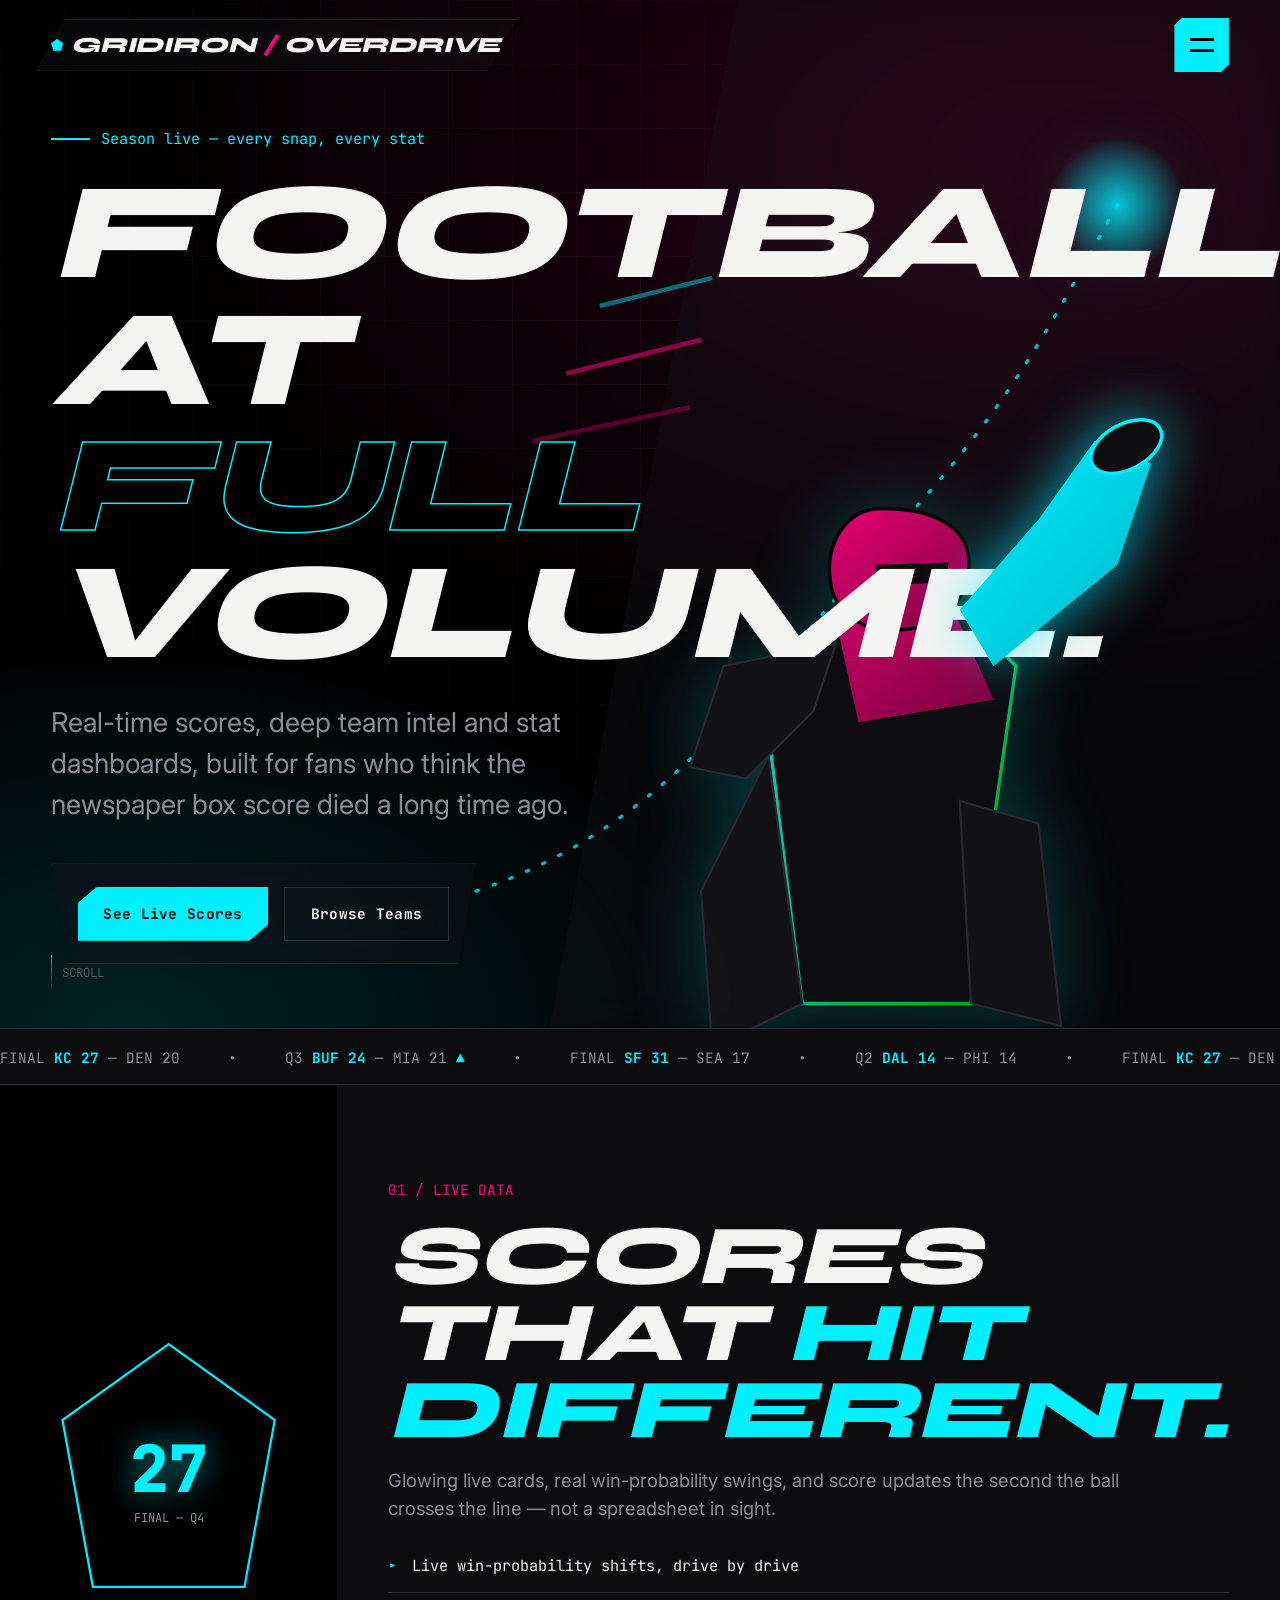
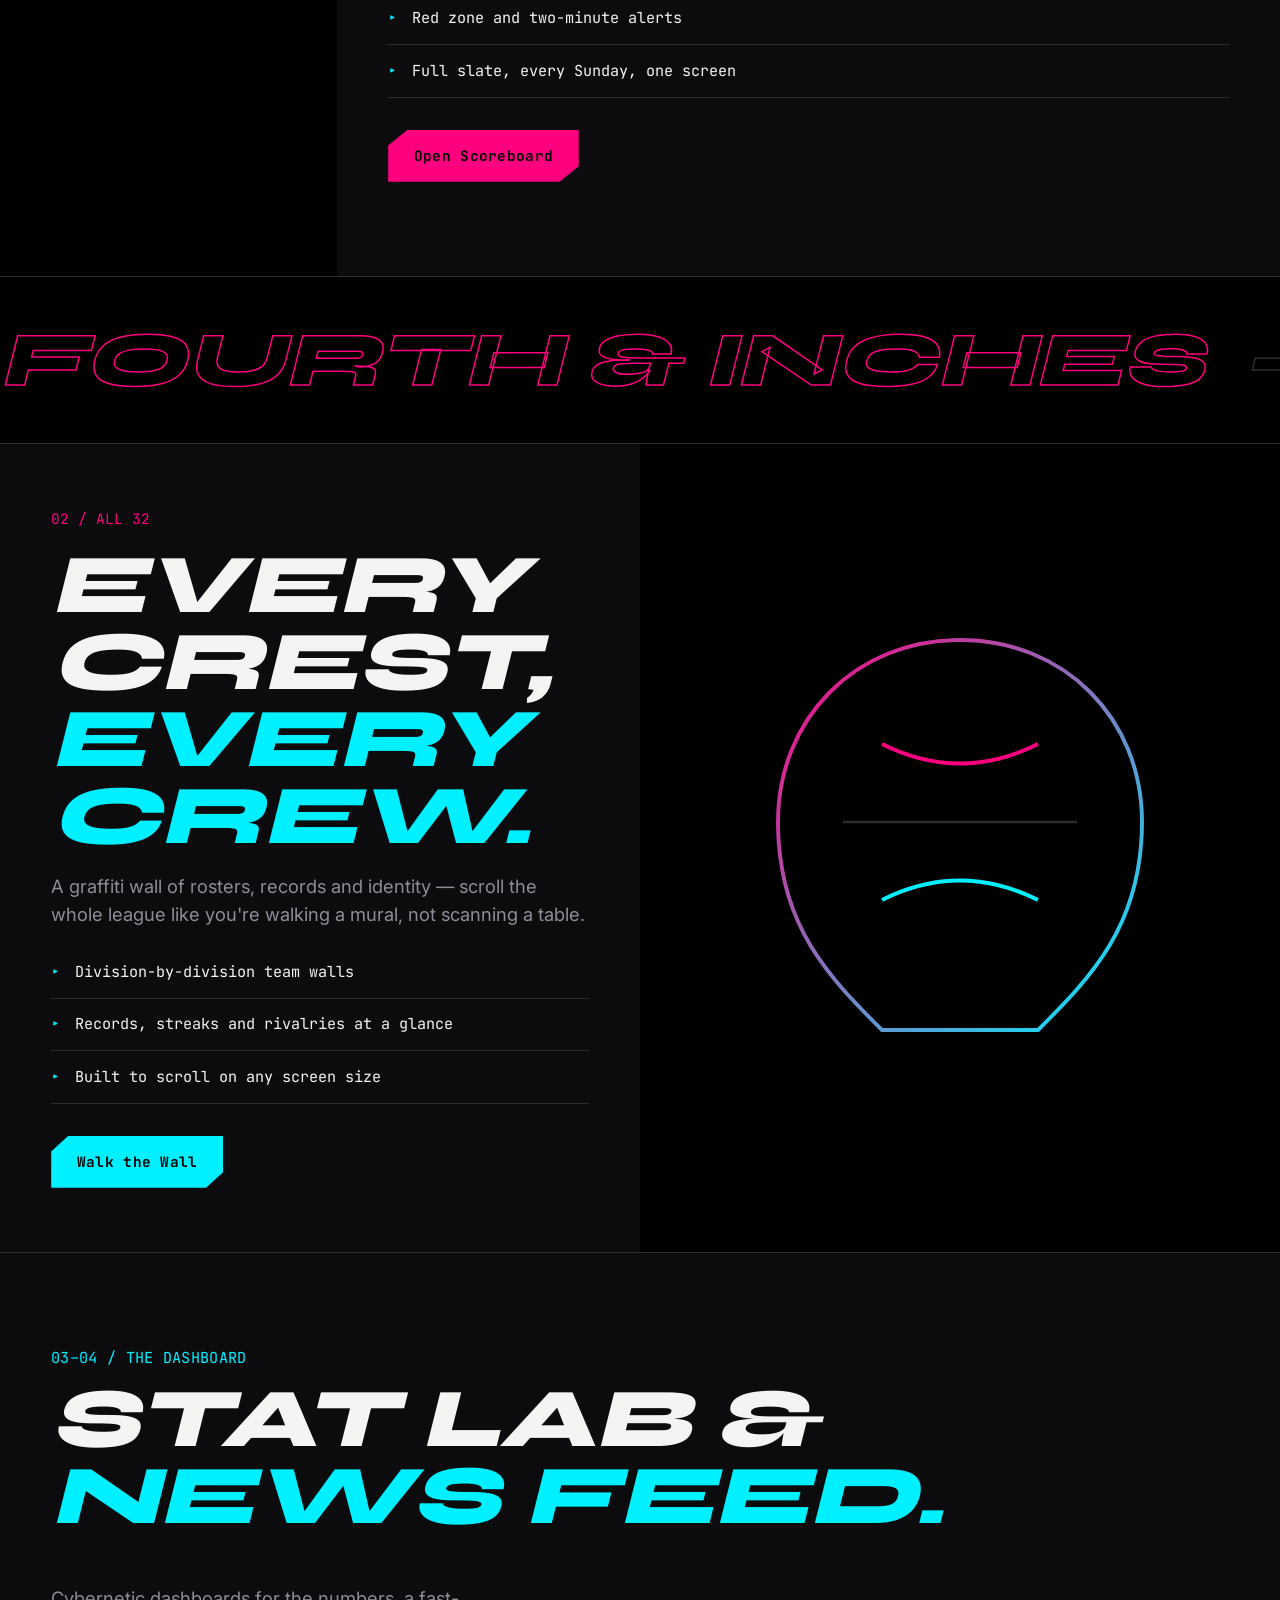
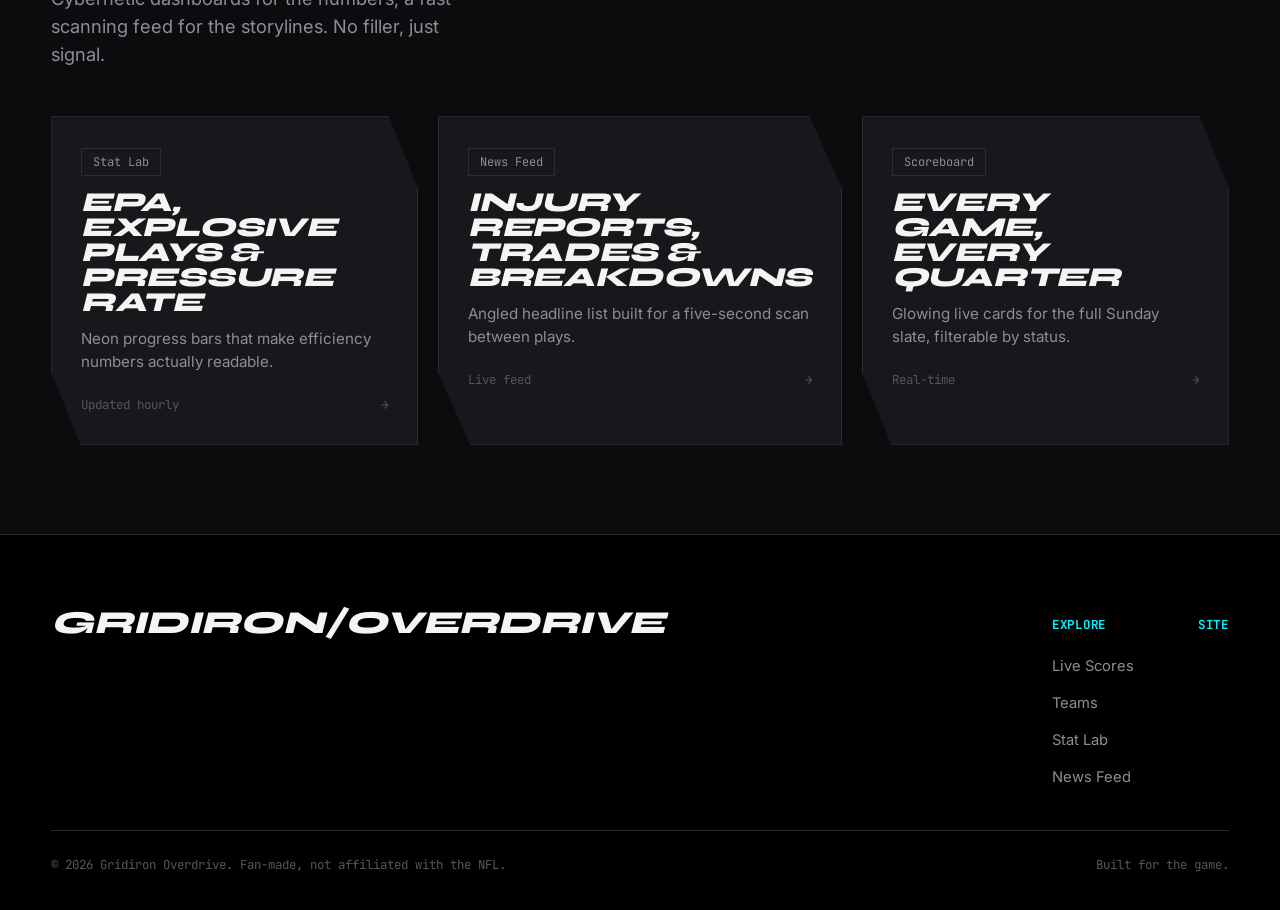
<file: index.html>
<!DOCTYPE html>
<html lang="en">
<head>
<meta charset="UTF-8">
<meta name="viewport" content="width=device-width, initial-scale=1.0">
<title>Gridiron Overdrive — Football, Turned Up</title>
<meta name="description" content="Gridiron Overdrive is the neon-lit, high-voltage home for NFL scores, teams, stats and news. No boring boxscores — just the game at full volume.">
<link rel="preconnect" href="https://fonts.googleapis.com">
<link rel="stylesheet" href="assets/css/style.css">
</head>
<body>
<a class="skip-link" href="#main">Skip to content</a>

<!-- ============ FLOATING DIAGONAL NAV ============ -->
<header class="gnav">
  <a href="index.html" class="gnav__mark"><span class="dot"></span>GRIDIRON<span style="color:var(--pink)">/</span>OVERDRIVE</a>
  <button class="gnav__toggle" data-nav-toggle aria-expanded="false" aria-controls="site-nav" aria-label="Open menu">
    <span></span><span></span>
  </button>
</header>

<nav class="gnav__panel" id="site-nav" data-nav-panel aria-label="Primary">
  <ul class="gnav__list">
    <li><a href="index.html" aria-current="page"><span class="idx">00</span>Home</a></li>
    <li><a href="scores.html"><span class="idx">01</span>Live Scores</a></li>
    <li><a href="teams.html"><span class="idx">02</span>Teams</a></li>
    <li><a href="stats.html"><span class="idx">03</span>Stat Lab</a></li>
    <li><a href="news.html"><span class="idx">04</span>News Feed</a></li>
  </ul>
  <div class="gnav__foot">
  </div>
</nav>

<main id="main">

  <!-- ============ HERO ============ -->
  <section class="hero">
    <div class="hero__bg" aria-hidden="true"></div>
    <div class="hero__grid" aria-hidden="true"></div>
    <div class="hero__slab" aria-hidden="true"></div>

    <svg class="hero__illustration" data-parallax="0.08" viewBox="0 0 800 900" aria-hidden="true">
      <defs>
        <linearGradient id="qbGrad" x1="0%" y1="0%" x2="100%" y2="100%">
          <stop offset="0%" stop-color="#00f0ff"/>
          <stop offset="100%" stop-color="#00b30c"/>
        </linearGradient>
        <linearGradient id="qbGrad2" x1="0%" y1="0%" x2="100%" y2="100%">
          <stop offset="0%" stop-color="#ff007f"/>
          <stop offset="100%" stop-color="#8f0047"/>
        </linearGradient>
        <radialGradient id="glowBall" cx="50%" cy="50%" r="50%">
          <stop offset="0%" stop-color="#00f0ff" stop-opacity="0.9"/>
          <stop offset="100%" stop-color="#00f0ff" stop-opacity="0"/>
        </radialGradient>
      </defs>

      <!-- trailing throw line -->
      <path d="M40,760 C220,700 300,560 430,420 C520,320 560,240 610,150" fill="none" stroke="#00f0ff" stroke-width="3" stroke-dasharray="2 14" stroke-linecap="round" opacity="0.85"/>
      <circle cx="610" cy="150" r="60" fill="url(#glowBall)"/>

      <!-- low-poly athlete: torso -->
      <polygon points="330,860 300,620 360,520 460,500 520,560 500,700 480,860" fill="#0f0f13" stroke="url(#qbGrad)" stroke-width="3"/>
      <!-- chest plate -->
      <polygon points="360,520 460,500 500,590 380,610" fill="url(#qbGrad2)" opacity="0.9"/>
      <!-- back leg (planted) -->
      <polygon points="330,860 250,900 240,760 300,640" fill="#151519" stroke="#2c2c33" stroke-width="2"/>
      <!-- front leg (striding) -->
      <polygon points="480,860 560,880 540,700 470,680" fill="#151519" stroke="#2c2c33" stroke-width="2"/>
      <!-- throwing arm -->
      <polygon points="500,560 610,470 640,380 590,360 540,430 470,510" fill="url(#qbGrad)"/>
      <!-- ball -->
      <ellipse cx="618" cy="365" rx="34" ry="20" fill="#0d0d10" stroke="#00f0ff" stroke-width="3" transform="rotate(-28 618 365)"/>
      <!-- off arm -->
      <polygon points="360,540 260,560 230,650 280,660 340,600" fill="#151519" stroke="#2c2c33" stroke-width="2"/>
      <!-- helmet -->
      <path d="M400,420 C370,420 350,450 355,485 C358,510 380,530 415,528 C455,526 480,500 478,465 C476,435 445,420 400,420 Z" fill="url(#qbGrad2)" stroke="#000" stroke-width="3"/>
      <polygon points="395,470 460,468 458,486 397,488" fill="#0d0d10"/>

      <!-- speed slashes -->
      <line x1="120" y1="300" x2="240" y2="270" stroke="#ff007f" stroke-width="4" opacity="0.6"/>
      <line x1="90" y1="360" x2="230" y2="330" stroke="#ff007f" stroke-width="4" opacity="0.35"/>
      <line x1="150" y1="240" x2="250" y2="215" stroke="#00f0ff" stroke-width="4" opacity="0.5"/>
    </svg>

    <div class="hero__content">
      <p class="hero__kicker">Season live — every snap, every stat</p>
      <h1 class="hero__title">Football at<br><em>full</em> volume.</h1>
      <p class="hero__sub">Real-time scores, deep team intel and stat dashboards, built for fans who think the newspaper box score died a long time ago.</p>
      <div class="hero__cta glass">
        <a class="btn" href="scores.html">See Live Scores</a>
        <a class="btn btn--ghost" href="teams.html">Browse Teams</a>
      </div>
    </div>

    <!-- duplicate fragment of the throwing arm + ball, redrawn at the same
         coordinates as the full figure above but stacked in front of the
         headline — the arm visually "breaks" across the type -->
    <svg class="hero__illustration-front" viewBox="0 0 800 900" aria-hidden="true">
      <defs>
        <linearGradient id="qbGradFront" x1="0%" y1="0%" x2="100%" y2="100%">
          <stop offset="0%" stop-color="#00f0ff"/>
          <stop offset="100%" stop-color="#00b7c9"/>
        </linearGradient>
      </defs>
      <polygon points="500,560 610,470 640,380 590,360 540,430 470,510" fill="url(#qbGradFront)"/>
      <ellipse cx="618" cy="365" rx="34" ry="20" fill="#0d0d10" stroke="#00f0ff" stroke-width="3" transform="rotate(-28 618 365)"/>
    </svg>

    <div class="hero__scroll" aria-hidden="true"><span class="bar"></span>SCROLL</div>
  </section>

  <!-- ============ TICKER ============ -->
  <div class="ticker" aria-label="Latest score updates">
    <div class="ticker__track">
      <span>FINAL <b>KC 27</b> — DEN 20</span>
      <span class="mono">•</span>
      <span>Q3 <b>BUF 24</b> — MIA 21 <span class="up">▲</span></span>
      <span class="mono">•</span>
      <span>FINAL <b>SF 31</b> — SEA 17</span>
      <span class="mono">•</span>
      <span>Q2 <b>DAL 14</b> — PHI 14</span>
      <span class="mono">•</span>
      <span>FINAL <b>KC 27</b> — DEN 20</span>
      <span class="mono">•</span>
      <span>Q3 <b>BUF 24</b> — MIA 21 <span class="up">▲</span></span>
      <span class="mono">•</span>
      <span>FINAL <b>SF 31</b> — SEA 17</span>
      <span class="mono">•</span>
      <span>Q2 <b>DAL 14</b> — PHI 14</span>
    </div>
  </div>

  <!-- ============ SPLIT 1 — SCORES ============ -->
  <section class="split">
    <div class="split__art">
      <svg viewBox="0 0 400 400" data-parallax="0.12" aria-hidden="true">
        <defs>
          <linearGradient id="s1" x1="0" y1="0" x2="1" y2="1">
            <stop offset="0%" stop-color="#00f0ff"/><stop offset="100%" stop-color="#00e5ff"/>
          </linearGradient>
        </defs>
        <polygon points="200,20 340,120 300,340 100,340 60,120" fill="none" stroke="url(#s1)" stroke-width="3"/>
        <text x="200" y="215" text-anchor="middle" font-family="JetBrains Mono, monospace" font-size="86" font-weight="800" fill="#00f0ff" style="text-shadow:0 0 30px rgba(0,240,255,.6)">27</text>
        <text x="200" y="255" text-anchor="middle" font-family="JetBrains Mono, monospace" font-size="16" fill="#8d8d97">FINAL — Q4</text>
      </svg>
    </div>
    <div class="split__text" data-parallax="0.05">
      <span class="split__num">01 / LIVE DATA</span>
      <h2 class="split__title">Scores that <span class="accent">hit different.</span></h2>
      <p>Glowing live cards, real win-probability swings, and score updates the second the ball crosses the line — not a spreadsheet in sight.</p>
      <ul class="split__list">
        <li>Live win-probability shifts, drive by drive</li>
        <li>Red zone and two-minute alerts</li>
        <li>Full slate, every Sunday, one screen</li>
      </ul>
      <div style="margin-top:2rem;"><a class="btn btn--pink" href="scores.html">Open Scoreboard</a></div>
    </div>
  </section>

  <!-- ============ MARQUEE ============ -->
  <div class="marquee" aria-hidden="true">
    <div class="marquee__track">
      <span>FOURTH &amp; INCHES</span><span>—</span><span>RED ZONE</span><span>—</span><span>OVERTIME</span><span>—</span>
      <span>FOURTH &amp; INCHES</span><span>—</span><span>RED ZONE</span><span>—</span><span>OVERTIME</span><span>—</span>
    </div>
  </div>

  <!-- ============ SPLIT 2 — TEAMS (reversed) ============ -->
  <section class="split split--reverse">
    <div class="split__art">
      <svg viewBox="0 0 400 400" data-parallax="0.12" aria-hidden="true">
        <defs>
          <linearGradient id="s2" x1="0" y1="0" x2="1" y2="1">
            <stop offset="0%" stop-color="#ff007f"/><stop offset="100%" stop-color="#00f0ff"/>
          </linearGradient>
        </defs>
        <path d="M200,40 C280,40 340,100 340,180 C340,260 300,300 260,340 L140,340 C100,300 60,260 60,180 C60,100 120,40 200,40 Z" fill="none" stroke="url(#s2)" stroke-width="3"/>
        <path d="M110,180 L290,180" stroke="#2c2c33" stroke-width="2"/>
        <path d="M140,120 Q200,150 260,120" stroke="#ff007f" stroke-width="3" fill="none"/>
        <path d="M140,240 Q200,210 260,240" stroke="#00f0ff" stroke-width="3" fill="none"/>
      </svg>
    </div>
    <div class="split__text" data-parallax="0.05">
      <span class="split__num">02 / ALL 32</span>
      <h2 class="split__title">Every crest, <span class="accent">every crew.</span></h2>
      <p>A graffiti wall of rosters, records and identity — scroll the whole league like you're walking a mural, not scanning a table.</p>
      <ul class="split__list">
        <li>Division-by-division team walls</li>
        <li>Records, streaks and rivalries at a glance</li>
        <li>Built to scroll on any screen size</li>
      </ul>
      <div style="margin-top:2rem;"><a class="btn" href="teams.html">Walk the Wall</a></div>
    </div>
  </section>

  <!-- ============ PREVIEW GRID — STATS / NEWS ============ -->
  <section class="section section--charcoal">
    <div class="section-head" data-reveal>
      <div>
        <span class="eyebrow">03–04 / THE DASHBOARD</span>
        <h2 class="split__title" style="margin-top:.6rem;">Stat Lab &amp; <span class="accent">News Feed.</span></h2>
      </div>
      <p style="max-width:26rem;">Cybernetic dashboards for the numbers, a fast-scanning feed for the storylines. No filler, just signal.</p>
    </div>

    <div class="grid grid--3" data-reveal>
      <a class="card" href="stats.html">
        <span class="tag">Stat Lab</span>
        <h3 style="margin-top:1rem;">EPA, explosive plays &amp; pressure rate</h3>
        <p>Neon progress bars that make efficiency numbers actually readable.</p>
        <div class="card__meta"><span>Updated hourly</span><span>→</span></div>
      </a>
      <a class="card" href="news.html">
        <span class="tag">News Feed</span>
        <h3 style="margin-top:1rem;">Injury reports, trades &amp; breakdowns</h3>
        <p>Angled headline list built for a five-second scan between plays.</p>
        <div class="card__meta"><span>Live feed</span><span>→</span></div>
      </a>
      <a class="card" href="scores.html">
        <span class="tag">Scoreboard</span>
        <h3 style="margin-top:1rem;">Every game, every quarter</h3>
        <p>Glowing live cards for the full Sunday slate, filterable by status.</p>
        <div class="card__meta"><span>Real-time</span><span>→</span></div>
      </a>
    </div>
  </section>

</main>

<!-- ============ FOOTER ============ -->
<footer class="gfoot">
  <div class="gfoot__top">
    <span class="gfoot__mark">GRIDIRON/OVERDRIVE</span>
    <div class="gfoot__cols">
      <div class="gfoot__col">
        <h4>Explore</h4>
        <ul>
          <li><a href="scores.html">Live Scores</a></li>
          <li><a href="teams.html">Teams</a></li>
          <li><a href="stats.html">Stat Lab</a></li>
          <li><a href="news.html">News Feed</a></li>
        </ul>
      </div>
      <div class="gfoot__col">
        <h4>Site</h4>
        <ul>
        </ul>
      </div>
    </div>
  </div>
  <div class="gfoot__bottom">
    <span>© 2026 Gridiron Overdrive. Fan-made, not affiliated with the NFL.</span>
    <span>Built for the game.</span>
  </div>
</footer>

<script src="assets/main/main.js"></script>
</body>
</html>
</file>
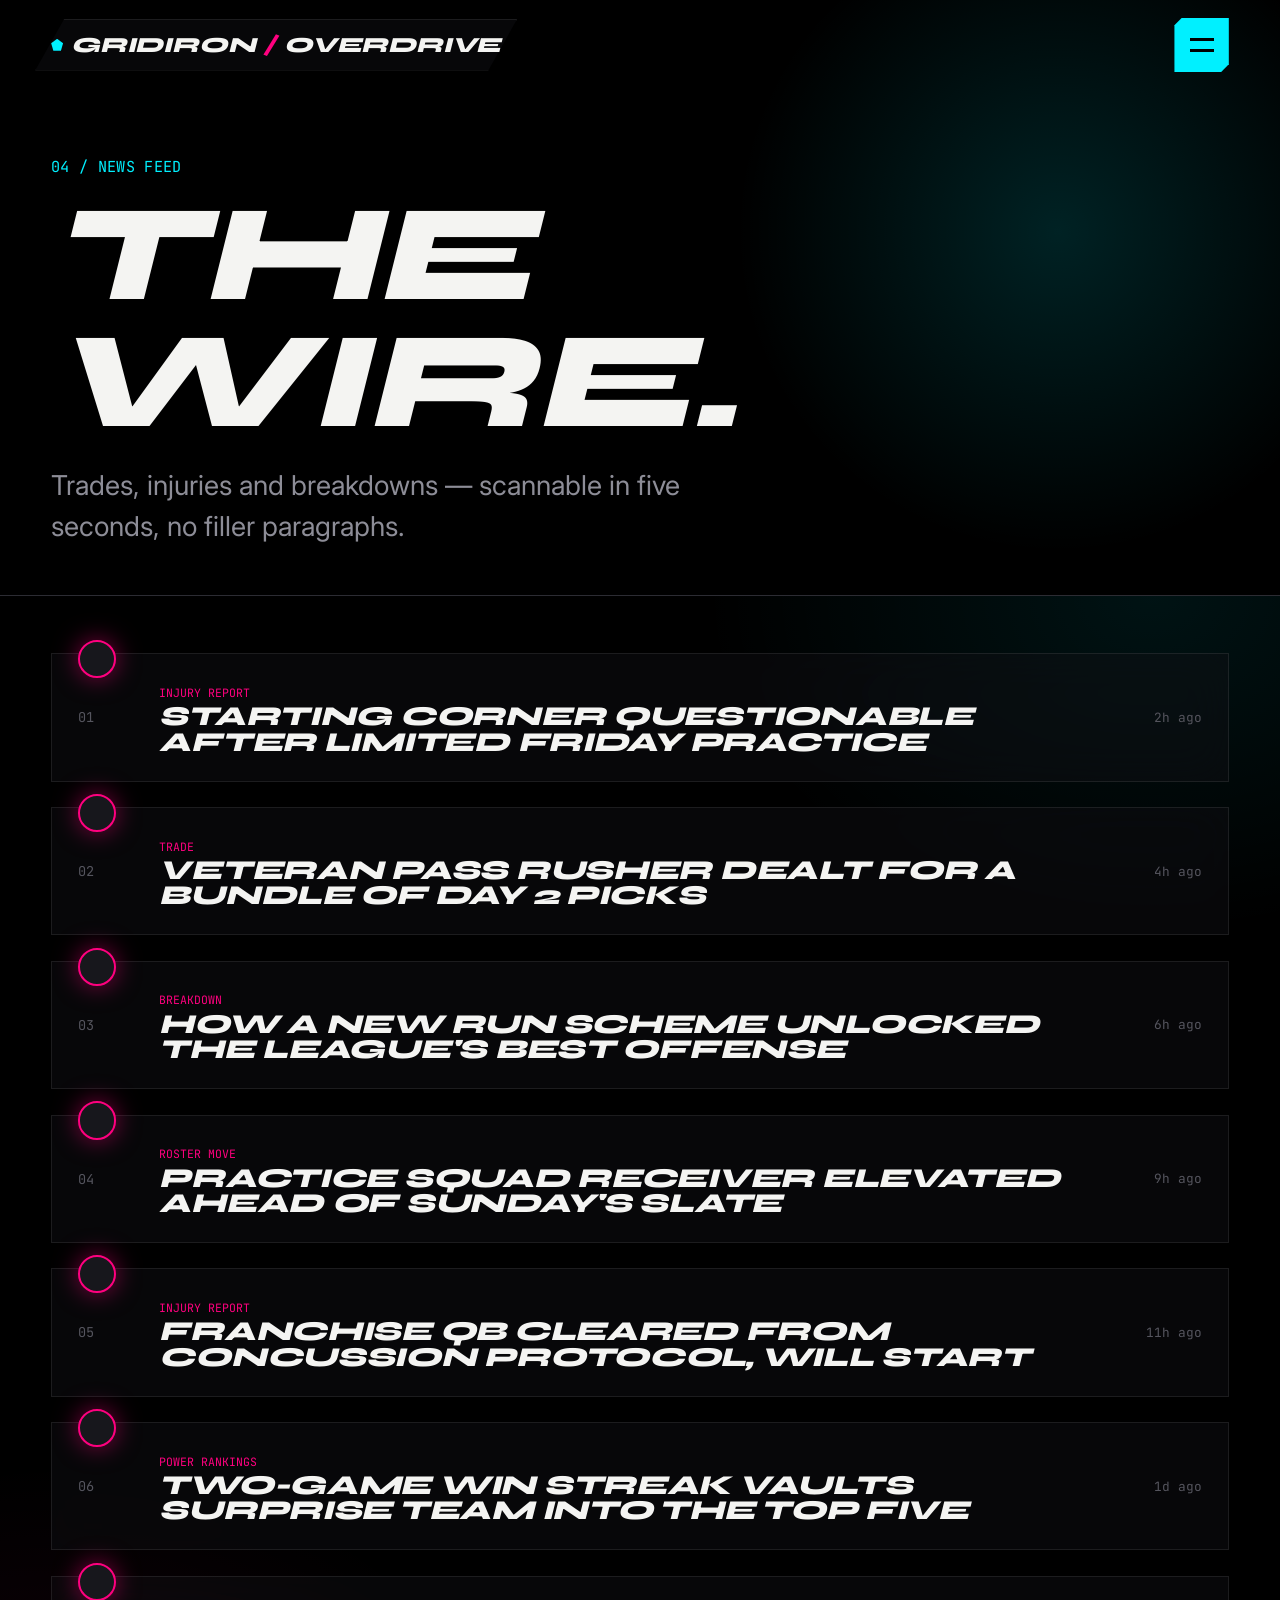
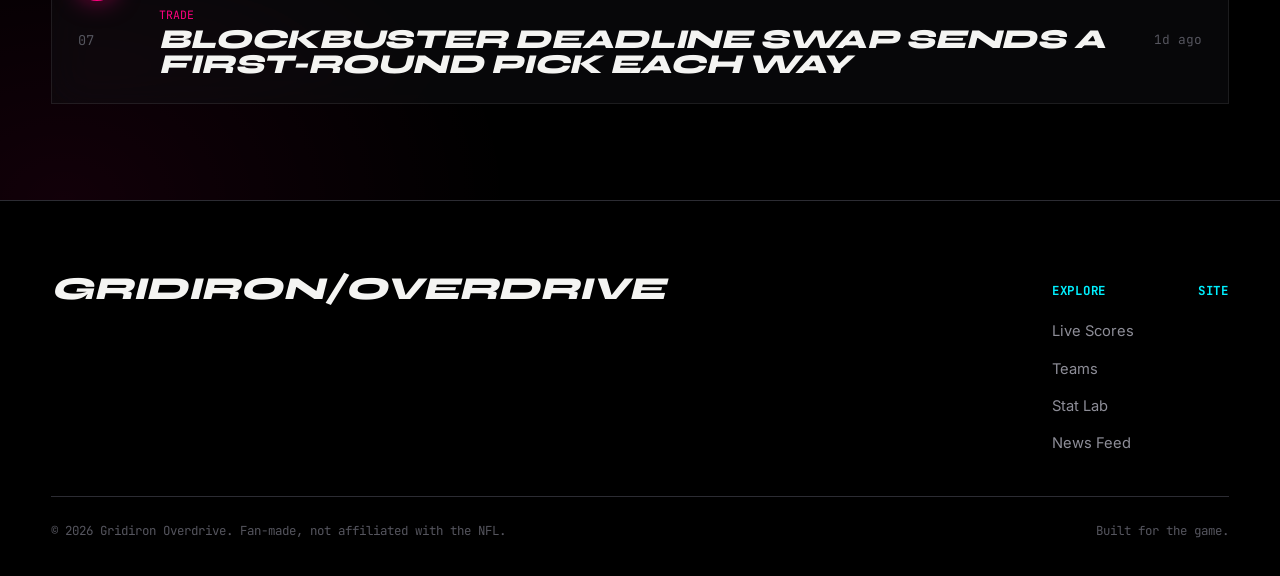
<file: news.html>
<!DOCTYPE html>
<html lang="en">
<head>
<meta charset="UTF-8">
<meta name="viewport" content="width=device-width, initial-scale=1.0">
<title>News Feed — Gridiron Overdrive</title>
<meta name="description" content="Injury reports, trades and breakdowns in a fast-scanning angled feed.">
<link rel="stylesheet" href="assets/css/style.css">
</head>
<body>
<a class="skip-link" href="#main">Skip to content</a>

<header class="gnav">
  <a href="index.html" class="gnav__mark"><span class="dot"></span>GRIDIRON<span style="color:var(--pink)">/</span>OVERDRIVE</a>
  <button class="gnav__toggle" data-nav-toggle aria-expanded="false" aria-controls="site-nav" aria-label="Open menu">
    <span></span><span></span>
  </button>
</header>

<nav class="gnav__panel" id="site-nav" data-nav-panel aria-label="Primary">
  <ul class="gnav__list">
    <li><a href="index.html"><span class="idx">00</span>Home</a></li>
    <li><a href="scores.html"><span class="idx">01</span>Live Scores</a></li>
    <li><a href="teams.html"><span class="idx">02</span>Teams</a></li>
    <li><a href="stats.html"><span class="idx">03</span>Stat Lab</a></li>
    <li><a href="news.html" aria-current="page"><span class="idx">04</span>News Feed</a></li>
  </ul>
  <div class="gnav__foot">
  </div>
</nav>

<main id="main">
  <section class="pagehero">
    <span class="eyebrow pagehero__eyebrow">04 / NEWS FEED</span>
    <h1 class="pagehero__title">The Wire.</h1>
    <p class="pagehero__sub">Trades, injuries and breakdowns — scannable in five seconds, no filler paragraphs.</p>
  </section>

  <section class="dash">
    <ul class="newslist">
      <li class="newsitem">
        <span class="newsitem__idx mono">01</span>
        <div>
          <span class="newsitem__cat">INJURY REPORT</span>
          <h3 class="newsitem__title glitch" data-text="Starting corner questionable after limited Friday practice">Starting corner questionable after limited Friday practice</h3>
        </div>
        <span class="mono" style="color:var(--gray-dim); font-size:.8rem;">2h ago</span>
      </li>
      <li class="newsitem">
        <span class="newsitem__idx mono">02</span>
        <div>
          <span class="newsitem__cat">TRADE</span>
          <h3 class="newsitem__title glitch" data-text="Veteran pass rusher dealt for a bundle of Day 2 picks">Veteran pass rusher dealt for a bundle of Day 2 picks</h3>
        </div>
        <span class="mono" style="color:var(--gray-dim); font-size:.8rem;">4h ago</span>
      </li>
      <li class="newsitem">
        <span class="newsitem__idx mono">03</span>
        <div>
          <span class="newsitem__cat">BREAKDOWN</span>
          <h3 class="newsitem__title glitch" data-text="How a new run scheme unlocked the league's best offense">How a new run scheme unlocked the league's best offense</h3>
        </div>
        <span class="mono" style="color:var(--gray-dim); font-size:.8rem;">6h ago</span>
      </li>
      <li class="newsitem">
        <span class="newsitem__idx mono">04</span>
        <div>
          <span class="newsitem__cat">ROSTER MOVE</span>
          <h3 class="newsitem__title glitch" data-text="Practice squad receiver elevated ahead of Sunday's slate">Practice squad receiver elevated ahead of Sunday's slate</h3>
        </div>
        <span class="mono" style="color:var(--gray-dim); font-size:.8rem;">9h ago</span>
      </li>
      <li class="newsitem">
        <span class="newsitem__idx mono">05</span>
        <div>
          <span class="newsitem__cat">INJURY REPORT</span>
          <h3 class="newsitem__title glitch" data-text="Franchise QB cleared from concussion protocol, will start">Franchise QB cleared from concussion protocol, will start</h3>
        </div>
        <span class="mono" style="color:var(--gray-dim); font-size:.8rem;">11h ago</span>
      </li>
      <li class="newsitem">
        <span class="newsitem__idx mono">06</span>
        <div>
          <span class="newsitem__cat">POWER RANKINGS</span>
          <h3 class="newsitem__title glitch" data-text="Two-game win streak vaults surprise team into the top five">Two-game win streak vaults surprise team into the top five</h3>
        </div>
        <span class="mono" style="color:var(--gray-dim); font-size:.8rem;">1d ago</span>
      </li>
      <li class="newsitem">
        <span class="newsitem__idx mono">07</span>
        <div>
          <span class="newsitem__cat">TRADE</span>
          <h3 class="newsitem__title glitch" data-text="Blockbuster deadline swap sends a first-round pick each way">Blockbuster deadline swap sends a first-round pick each way</h3>
        </div>
        <span class="mono" style="color:var(--gray-dim); font-size:.8rem;">1d ago</span>
      </li>
    </ul>
  </section>
</main>

<footer class="gfoot">
  <div class="gfoot__top">
    <span class="gfoot__mark">GRIDIRON/OVERDRIVE</span>
    <div class="gfoot__cols">
      <div class="gfoot__col">
        <h4>Explore</h4>
        <ul>
          <li><a href="scores.html">Live Scores</a></li>
          <li><a href="teams.html">Teams</a></li>
          <li><a href="stats.html">Stat Lab</a></li>
          <li><a href="news.html">News Feed</a></li>
        </ul>
      </div>
      <div class="gfoot__col">
        <h4>Site</h4>
        <ul>
        </ul>
      </div>
    </div>
  </div>
  <div class="gfoot__bottom">
    <span>© 2026 Gridiron Overdrive. Fan-made, not affiliated with the NFL.</span>
    <span>Built for the game.</span>
  </div>
</footer>

<script src="assets/main/main.js"></script>
</body>
</html>
</file>
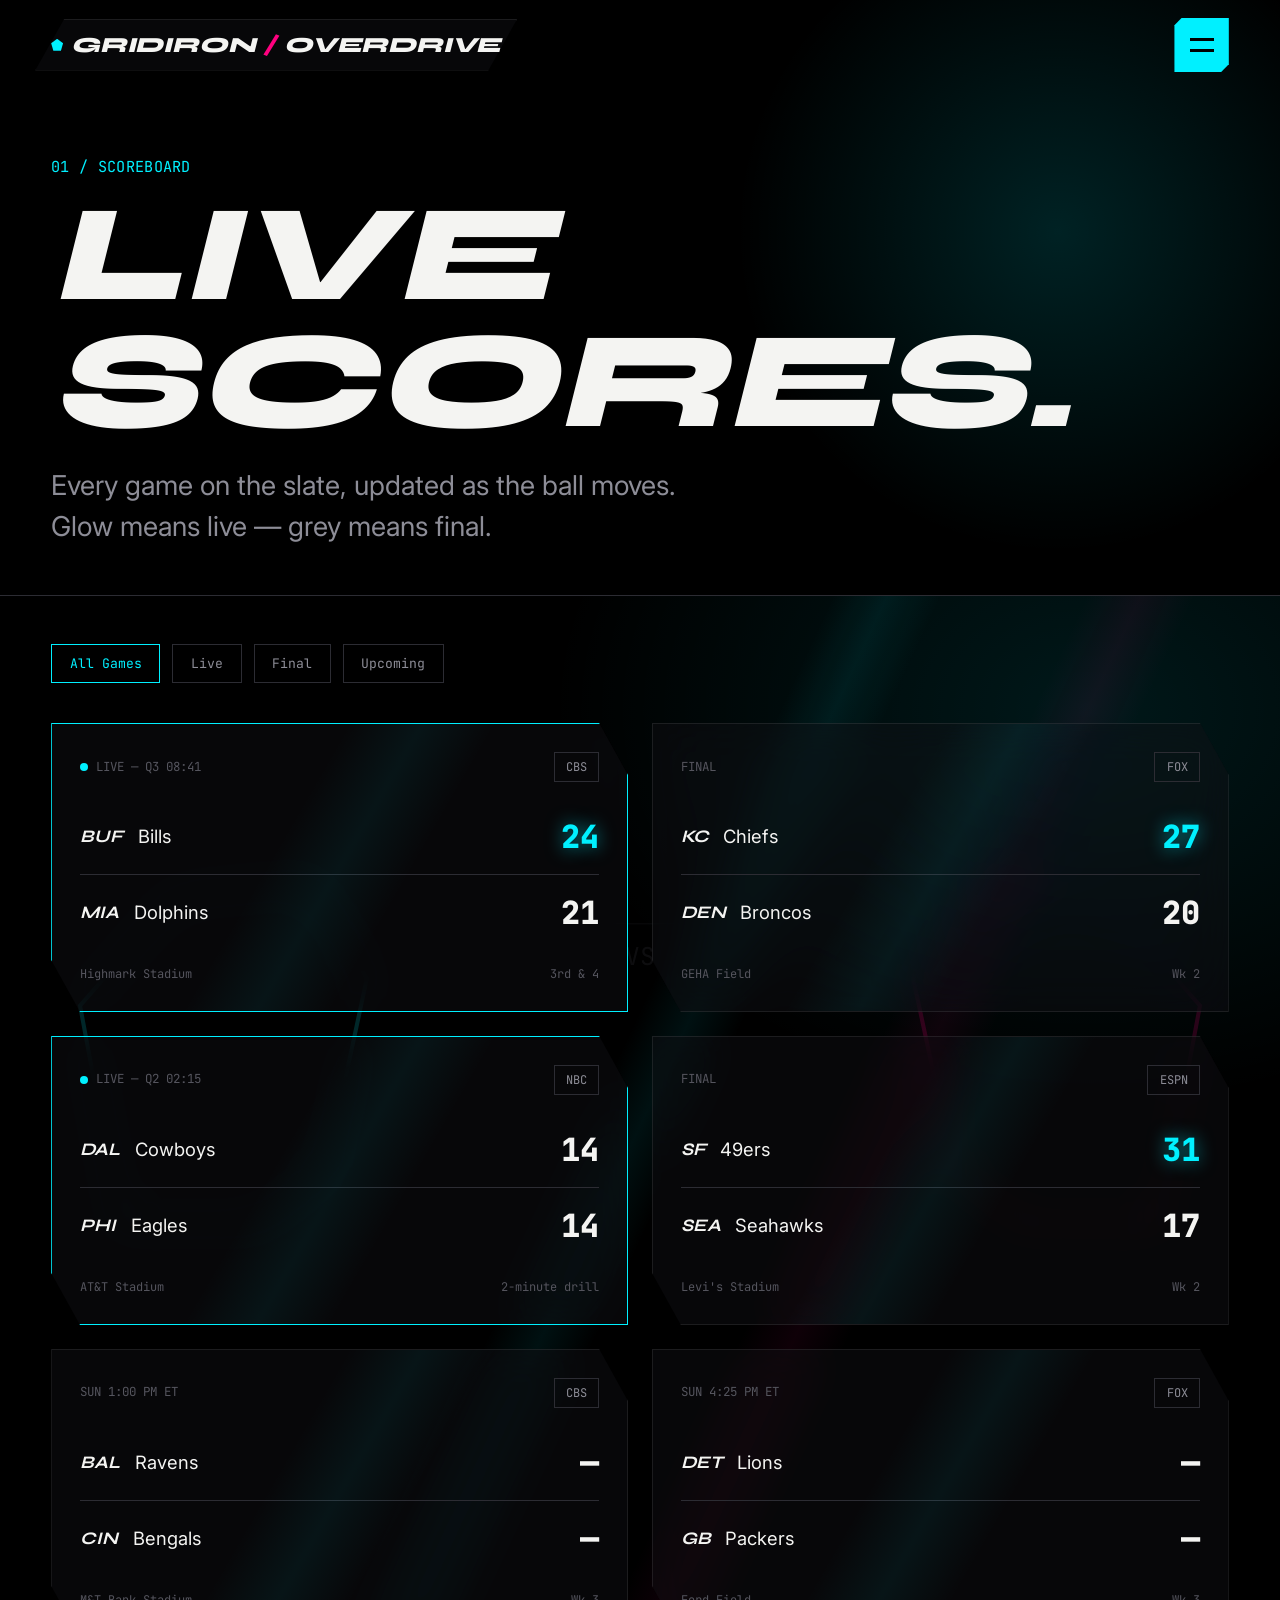
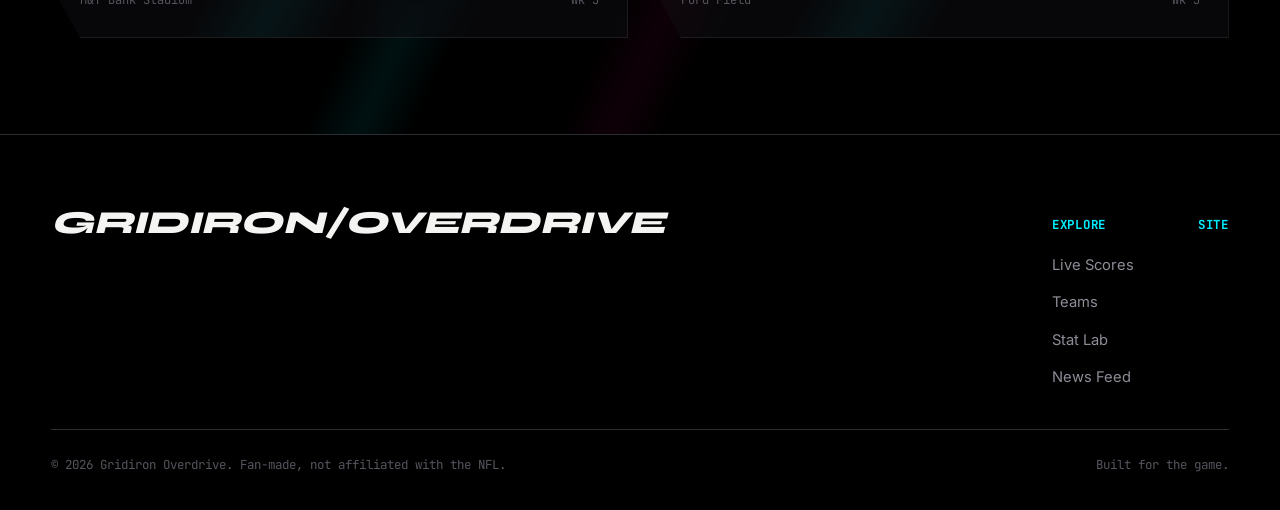
<file: scores.html>
<!DOCTYPE html>
<html lang="en">
<head>
<meta charset="UTF-8">
<meta name="viewport" content="width=device-width, initial-scale=1.0">
<title>Live Scores — Gridiron Overdrive</title>
<meta name="description" content="Live NFL scores with real-time status, presented as glowing neon cards — not a boring boxscore table.">
<link rel="stylesheet" href="assets/css/style.css">
</head>
<body>
<a class="skip-link" href="#main">Skip to content</a>

<header class="gnav">
  <a href="index.html" class="gnav__mark"><span class="dot"></span>GRIDIRON<span style="color:var(--pink)">/</span>OVERDRIVE</a>
  <button class="gnav__toggle" data-nav-toggle aria-expanded="false" aria-controls="site-nav" aria-label="Open menu">
    <span></span><span></span>
  </button>
</header>

<nav class="gnav__panel" id="site-nav" data-nav-panel aria-label="Primary">
  <ul class="gnav__list">
    <li><a href="index.html"><span class="idx">00</span>Home</a></li>
    <li><a href="scores.html" aria-current="page"><span class="idx">01</span>Live Scores</a></li>
    <li><a href="teams.html"><span class="idx">02</span>Teams</a></li>
    <li><a href="stats.html"><span class="idx">03</span>Stat Lab</a></li>
    <li><a href="news.html"><span class="idx">04</span>News Feed</a></li>
  </ul>
  <div class="gnav__foot">
  </div>
</nav>

<main id="main">
  <section class="pagehero">
    <span class="eyebrow pagehero__eyebrow">01 / SCOREBOARD</span>
    <h1 class="pagehero__title">Live Scores.</h1>
    <p class="pagehero__sub">Every game on the slate, updated as the ball moves. Glow means live — grey means final.</p>
  </section>

  <section class="scorewrap">
    <!-- oversized matchup illustration slicing through the background, sits
         behind every pod via z-index and low opacity -->
    <svg viewBox="0 0 1000 500" preserveAspectRatio="xMidYMid slice" aria-hidden="true"
         style="position:absolute; inset:0; width:100%; height:60%; z-index:-1; opacity:0.16; pointer-events:none;">
      <polygon points="120,460 90,300 160,220 260,210 300,280 270,420 220,460" fill="none" stroke="#00f0ff" stroke-width="3"/>
      <polygon points="880,460 910,300 840,220 740,210 700,280 730,420 780,460" fill="none" stroke="#ff007f" stroke-width="3"/>
      <line x1="300" y1="240" x2="700" y2="240" stroke="#2c2c33" stroke-width="1"/>
      <text x="500" y="270" text-anchor="middle" font-family="JetBrains Mono, monospace" font-size="18" fill="#55555e">VS</text>
    </svg>

    <div class="scorefilters" role="group" aria-label="Filter games by status">
      <button class="chip is-active" data-filter="all">All Games</button>
      <button class="chip" data-filter="live">Live</button>
      <button class="chip" data-filter="final">Final</button>
      <button class="chip" data-filter="upcoming">Upcoming</button>
    </div>

    <div class="scoregrid">

      <article class="scorecard is-live" data-status="live">
        <div class="scorecard__top">
          <span class="scorecard__status"><span class="live-dot" aria-hidden="true"></span>LIVE — Q3 08:41</span>
          <span class="tag">CBS</span>
        </div>
        <div class="scorecard__row">
          <span class="scorecard__team"><b>BUF</b> Bills</span>
          <span class="scorecard__score lead">24</span>
        </div>
        <div class="scorecard__div"></div>
        <div class="scorecard__row">
          <span class="scorecard__team"><b>MIA</b> Dolphins</span>
          <span class="scorecard__score">21</span>
        </div>
        <div class="scorecard__foot"><span>Highmark Stadium</span><span>3rd &amp; 4</span></div>
      </article>

      <article class="scorecard" data-status="final">
        <div class="scorecard__top">
          <span class="scorecard__status">FINAL</span>
          <span class="tag">FOX</span>
        </div>
        <div class="scorecard__row">
          <span class="scorecard__team"><b>KC</b> Chiefs</span>
          <span class="scorecard__score lead">27</span>
        </div>
        <div class="scorecard__div"></div>
        <div class="scorecard__row">
          <span class="scorecard__team"><b>DEN</b> Broncos</span>
          <span class="scorecard__score">20</span>
        </div>
        <div class="scorecard__foot"><span>GEHA Field</span><span>Wk 2</span></div>
      </article>

      <article class="scorecard is-live" data-status="live">
        <div class="scorecard__top">
          <span class="scorecard__status"><span class="live-dot" aria-hidden="true"></span>LIVE — Q2 02:15</span>
          <span class="tag">NBC</span>
        </div>
        <div class="scorecard__row">
          <span class="scorecard__team"><b>DAL</b> Cowboys</span>
          <span class="scorecard__score">14</span>
        </div>
        <div class="scorecard__div"></div>
        <div class="scorecard__row">
          <span class="scorecard__team"><b>PHI</b> Eagles</span>
          <span class="scorecard__score">14</span>
        </div>
        <div class="scorecard__foot"><span>AT&amp;T Stadium</span><span>2-minute drill</span></div>
      </article>

      <article class="scorecard" data-status="final">
        <div class="scorecard__top">
          <span class="scorecard__status">FINAL</span>
          <span class="tag">ESPN</span>
        </div>
        <div class="scorecard__row">
          <span class="scorecard__team"><b>SF</b> 49ers</span>
          <span class="scorecard__score lead">31</span>
        </div>
        <div class="scorecard__div"></div>
        <div class="scorecard__row">
          <span class="scorecard__team"><b>SEA</b> Seahawks</span>
          <span class="scorecard__score">17</span>
        </div>
        <div class="scorecard__foot"><span>Levi's Stadium</span><span>Wk 2</span></div>
      </article>

      <article class="scorecard" data-status="upcoming">
        <div class="scorecard__top">
          <span class="scorecard__status">SUN 1:00 PM ET</span>
          <span class="tag">CBS</span>
        </div>
        <div class="scorecard__row">
          <span class="scorecard__team"><b>BAL</b> Ravens</span>
          <span class="scorecard__score">—</span>
        </div>
        <div class="scorecard__div"></div>
        <div class="scorecard__row">
          <span class="scorecard__team"><b>CIN</b> Bengals</span>
          <span class="scorecard__score">—</span>
        </div>
        <div class="scorecard__foot"><span>M&amp;T Bank Stadium</span><span>Wk 3</span></div>
      </article>

      <article class="scorecard" data-status="upcoming">
        <div class="scorecard__top">
          <span class="scorecard__status">SUN 4:25 PM ET</span>
          <span class="tag">FOX</span>
        </div>
        <div class="scorecard__row">
          <span class="scorecard__team"><b>DET</b> Lions</span>
          <span class="scorecard__score">—</span>
        </div>
        <div class="scorecard__div"></div>
        <div class="scorecard__row">
          <span class="scorecard__team"><b>GB</b> Packers</span>
          <span class="scorecard__score">—</span>
        </div>
        <div class="scorecard__foot"><span>Ford Field</span><span>Wk 3</span></div>
      </article>

    </div>
  </section>
</main>

<footer class="gfoot">
  <div class="gfoot__top">
    <span class="gfoot__mark">GRIDIRON/OVERDRIVE</span>
    <div class="gfoot__cols">
      <div class="gfoot__col">
        <h4>Explore</h4>
        <ul>
          <li><a href="scores.html">Live Scores</a></li>
          <li><a href="teams.html">Teams</a></li>
          <li><a href="stats.html">Stat Lab</a></li>
          <li><a href="news.html">News Feed</a></li>
        </ul>
      </div>
      <div class="gfoot__col">
        <h4>Site</h4>
        <ul>
        </ul>
      </div>
    </div>
  </div>
  <div class="gfoot__bottom">
    <span>© 2026 Gridiron Overdrive. Fan-made, not affiliated with the NFL.</span>
    <span>Built for the game.</span>
  </div>
</footer>

<script src="assets/main/main.js"></script>
</body>
</html>
</file>
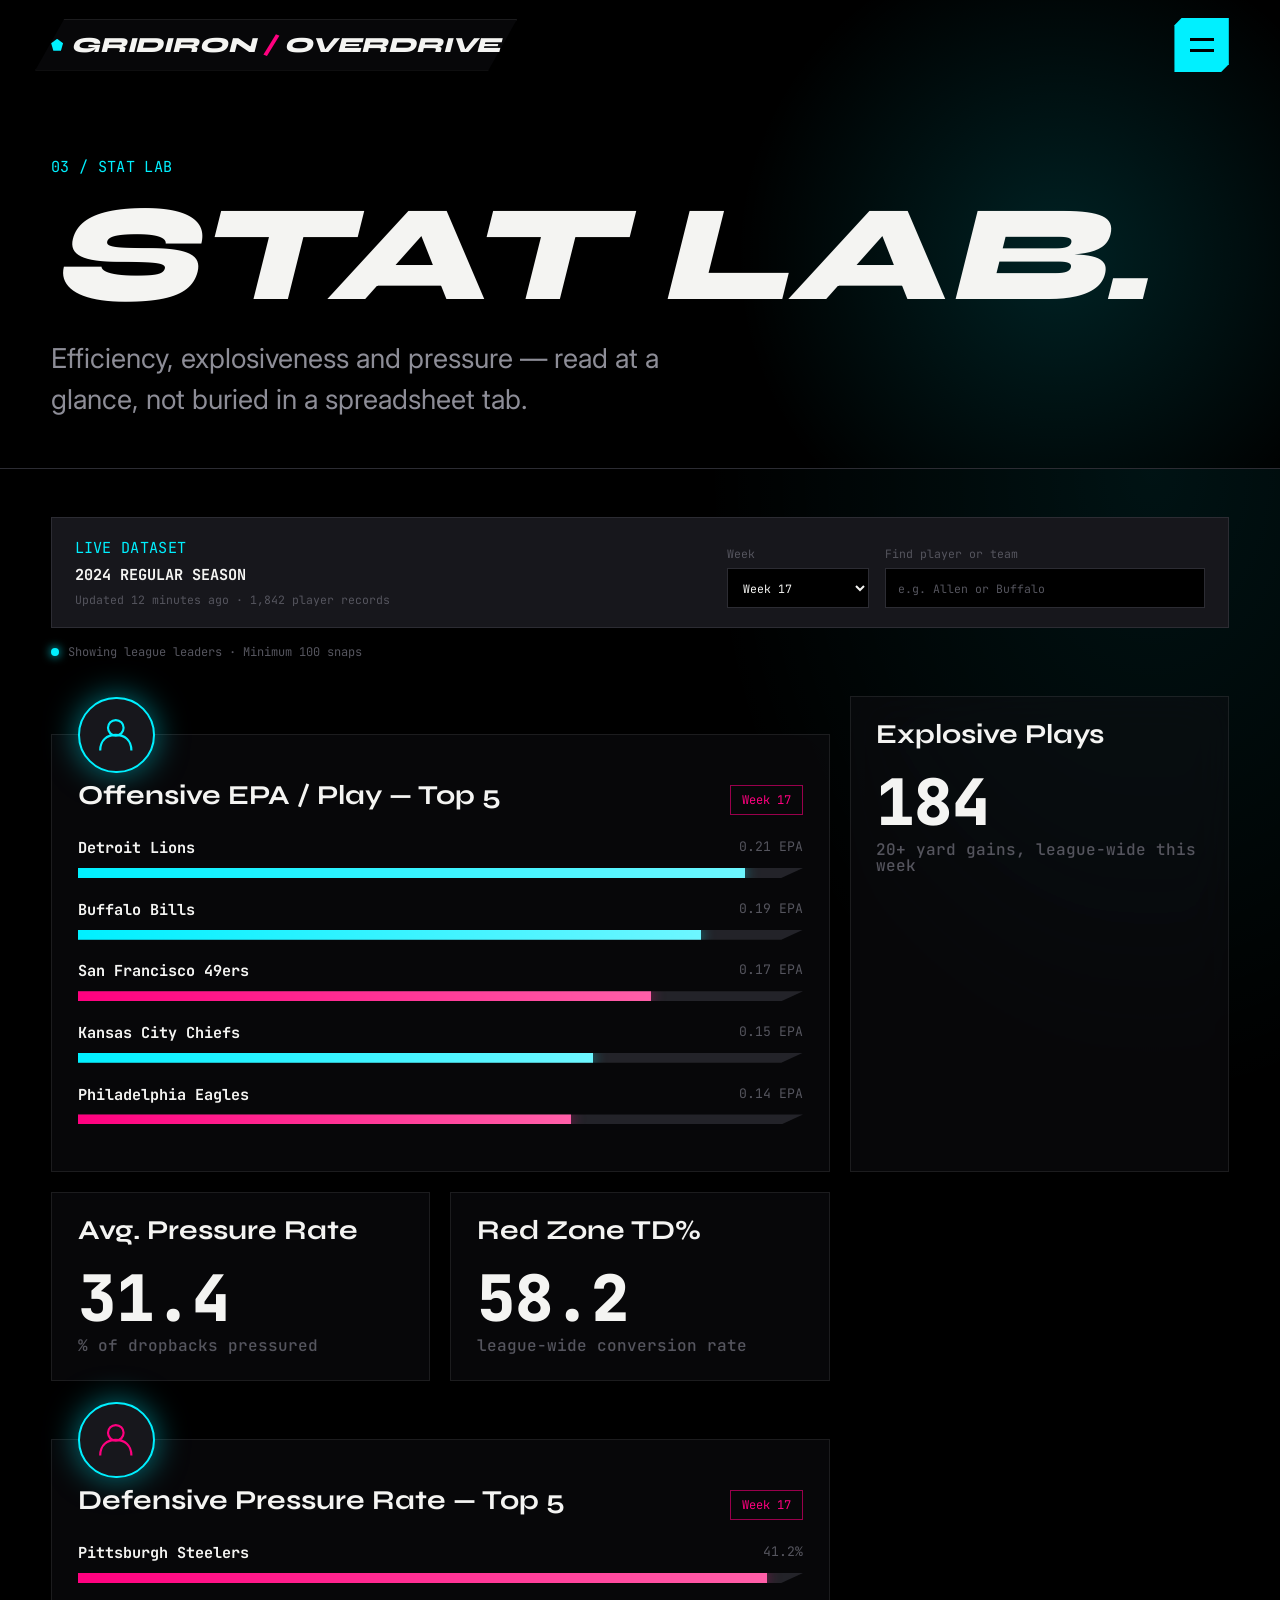
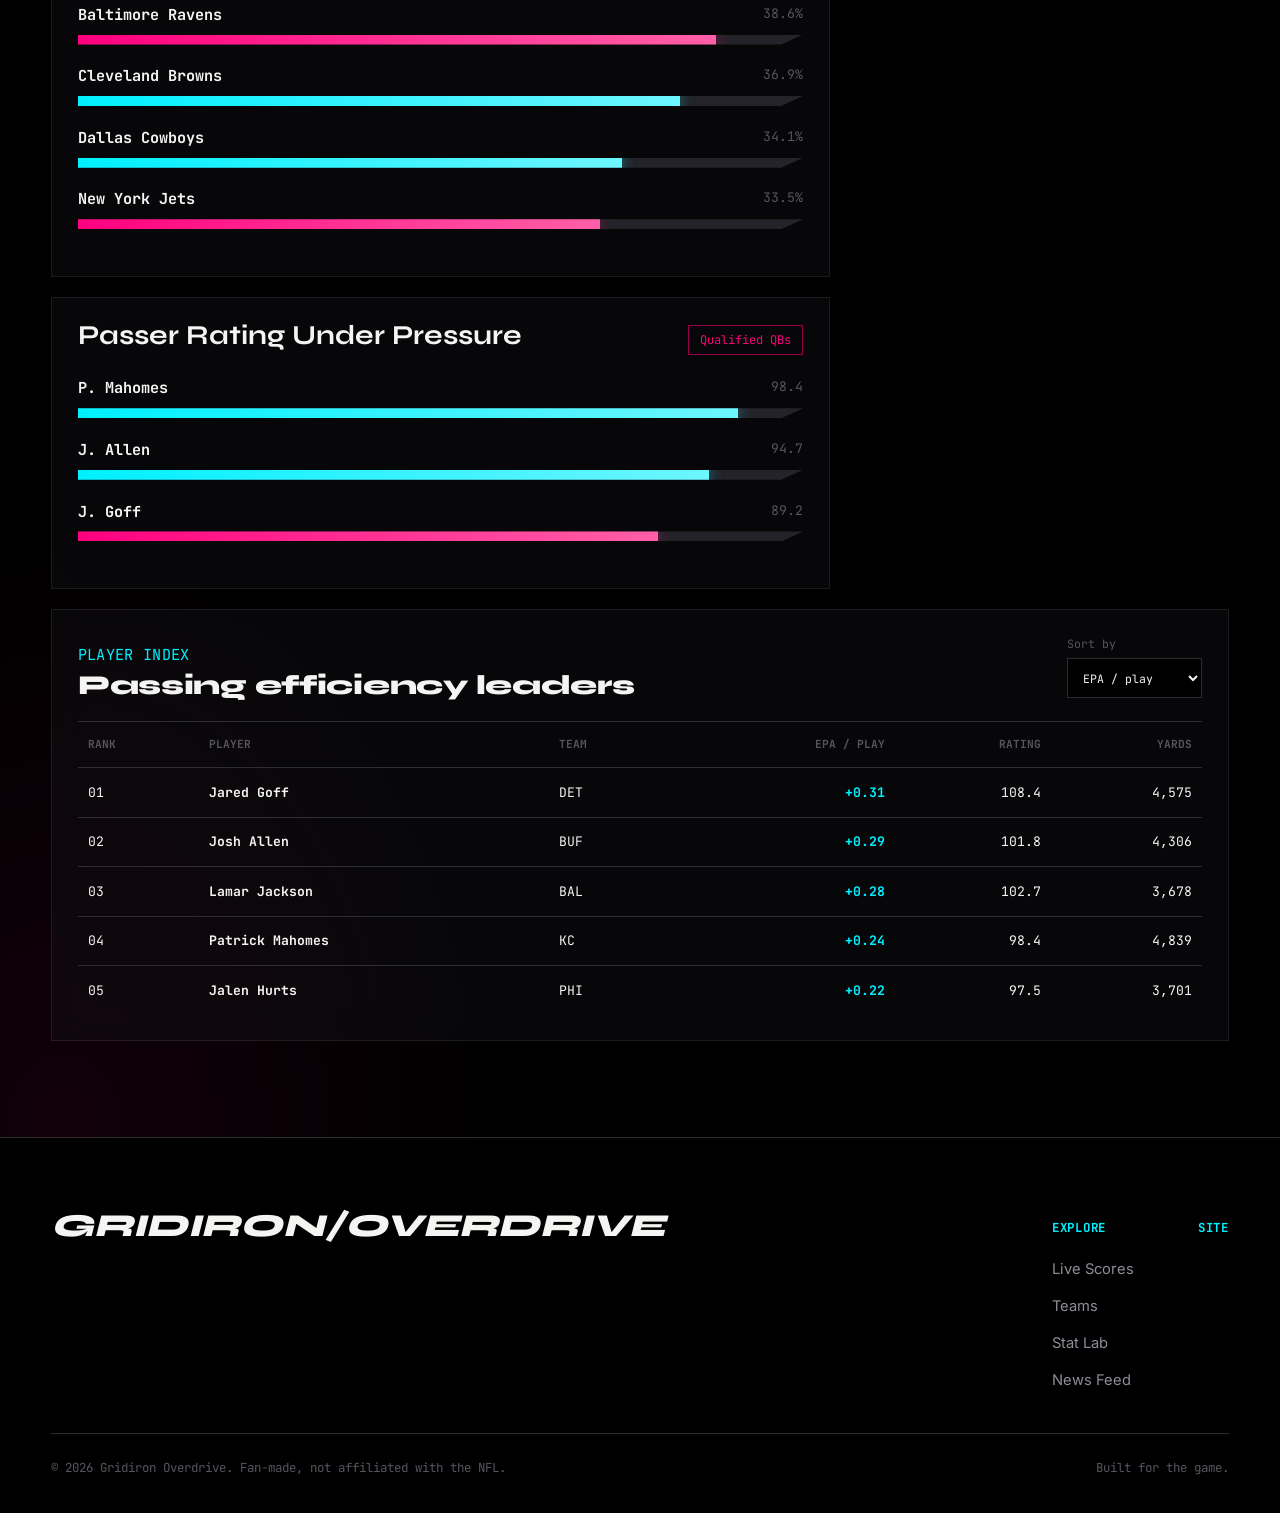
<file: stats.html>
<!DOCTYPE html>
<html lang="en">
<head>
<meta charset="UTF-8">
<meta name="viewport" content="width=device-width, initial-scale=1.0">
<title>Stat Lab — Gridiron Overdrive</title>
<meta name="description" content="League-leading efficiency numbers presented as a cybernetic dashboard with neon progress bars.">
<link rel="stylesheet" href="assets/css/style.css">
</head>
<body>
<a class="skip-link" href="#main">Skip to content</a>

<header class="gnav">
  <a href="index.html" class="gnav__mark"><span class="dot"></span>GRIDIRON<span style="color:var(--pink)">/</span>OVERDRIVE</a>
  <button class="gnav__toggle" data-nav-toggle aria-expanded="false" aria-controls="site-nav" aria-label="Open menu">
    <span></span><span></span>
  </button>
</header>

<nav class="gnav__panel" id="site-nav" data-nav-panel aria-label="Primary">
  <ul class="gnav__list">
    <li><a href="index.html"><span class="idx">00</span>Home</a></li>
    <li><a href="scores.html"><span class="idx">01</span>Live Scores</a></li>
    <li><a href="teams.html"><span class="idx">02</span>Teams</a></li>
    <li><a href="stats.html" aria-current="page"><span class="idx">03</span>Stat Lab</a></li>
    <li><a href="news.html"><span class="idx">04</span>News Feed</a></li>
  </ul>
  <div class="gnav__foot">
  </div>
</nav>

<main id="main">
  <section class="pagehero">
    <span class="eyebrow pagehero__eyebrow">03 / STAT LAB</span>
    <h1 class="pagehero__title glitch" data-text="Stat Lab.">Stat Lab.</h1>
    <p class="pagehero__sub">Efficiency, explosiveness and pressure — read at a glance, not buried in a spreadsheet tab.</p>
  </section>

  <section class="dash">
    <div class="stats-toolbar" aria-label="Stat Lab controls">
      <div>
        <span class="eyebrow">LIVE DATASET</span>
        <strong>2024 REGULAR SEASON</strong>
        <small>Updated 12 minutes ago · 1,842 player records</small>
      </div>
      <label>
        <span>Week</span>
        <select data-week-filter aria-label="Select NFL week">
          <option value="17">Week 17</option>
          <option value="16">Week 16</option>
          <option value="15">Week 15</option>
          <option value="season">Season to date</option>
        </select>
      </label>
      <label class="stats-search">
        <span>Find player or team</span>
        <input type="search" data-stat-search placeholder="e.g. Allen or Buffalo" autocomplete="off">
      </label>
    </div>

    <div class="stats-status" role="status" aria-live="polite">
      <span class="live-dot" aria-hidden="true"></span>
      Showing league leaders · Minimum 100 snaps
    </div>

    <div class="dash__grid">

      <div class="dashcard dashcard--wide dashcard--badged" data-stat-card="offense">
        <span class="dashcard__badge" aria-hidden="true">
          <svg viewBox="0 0 48 48"><circle cx="24" cy="16" r="9" fill="none" stroke="#00f0ff" stroke-width="2.5"/><path d="M6,42 C6,30 14,24 24,24 C34,24 42,30 42,42" fill="none" stroke="#00f0ff" stroke-width="2.5"/></svg>
        </span>
        <div class="dashcard__head">
          <h3 class="glitch" data-text="Offensive EPA / Play — Top 5">Offensive EPA / Play — Top 5</h3>
          <span class="tag" data-week-label>Week 17</span>
        </div>

        <div class="stat-row">
          <div class="stat-row__label"><b>Detroit Lions</b><span>0.21 EPA</span></div>
          <div class="bar"><div class="bar__fill" data-fill="92"></div></div>
        </div>
        <div class="stat-row">
          <div class="stat-row__label"><b>Buffalo Bills</b><span>0.19 EPA</span></div>
          <div class="bar"><div class="bar__fill" data-fill="86"></div></div>
        </div>
        <div class="stat-row">
          <div class="stat-row__label"><b>San Francisco 49ers</b><span>0.17 EPA</span></div>
          <div class="bar"><div class="bar__fill pink" data-fill="79"></div></div>
        </div>
        <div class="stat-row">
          <div class="stat-row__label"><b>Kansas City Chiefs</b><span>0.15 EPA</span></div>
          <div class="bar"><div class="bar__fill" data-fill="71"></div></div>
        </div>
        <div class="stat-row">
          <div class="stat-row__label"><b>Philadelphia Eagles</b><span>0.14 EPA</span></div>
          <div class="bar"><div class="bar__fill pink" data-fill="68"></div></div>
        </div>
      </div>

      <div class="dashcard" data-stat-card="offense">
        <div class="dashcard__head"><h3>Explosive Plays</h3></div>
        <div class="bignum">184<small>20+ yard gains, league-wide this week</small></div>
      </div>

      <div class="dashcard" data-stat-card="defense">
        <div class="dashcard__head"><h3>Avg. Pressure Rate</h3></div>
        <div class="bignum">31.4<small>% of dropbacks pressured</small></div>
      </div>

      <div class="dashcard" data-stat-card="offense">
        <div class="dashcard__head"><h3>Red Zone TD%</h3></div>
        <div class="bignum">58.2<small>league-wide conversion rate</small></div>
      </div>

      <div class="dashcard dashcard--wide dashcard--badged" data-stat-card="defense">
        <span class="dashcard__badge" aria-hidden="true">
          <svg viewBox="0 0 48 48"><circle cx="24" cy="16" r="9" fill="none" stroke="#ff007f" stroke-width="2.5"/><path d="M6,42 C6,30 14,24 24,24 C34,24 42,30 42,42" fill="none" stroke="#ff007f" stroke-width="2.5"/></svg>
        </span>
        <div class="dashcard__head">
          <h3 class="glitch" data-text="Defensive Pressure Rate — Top 5">Defensive Pressure Rate — Top 5</h3>
          <span class="tag" data-week-label>Week 17</span>
        </div>

        <div class="stat-row">
          <div class="stat-row__label"><b>Pittsburgh Steelers</b><span>41.2%</span></div>
          <div class="bar"><div class="bar__fill pink" data-fill="95"></div></div>
        </div>
        <div class="stat-row">
          <div class="stat-row__label"><b>Baltimore Ravens</b><span>38.6%</span></div>
          <div class="bar"><div class="bar__fill pink" data-fill="88"></div></div>
        </div>
        <div class="stat-row">
          <div class="stat-row__label"><b>Cleveland Browns</b><span>36.9%</span></div>
          <div class="bar"><div class="bar__fill" data-fill="83"></div></div>
        </div>
        <div class="stat-row">
          <div class="stat-row__label"><b>Dallas Cowboys</b><span>34.1%</span></div>
          <div class="bar"><div class="bar__fill" data-fill="75"></div></div>
        </div>
        <div class="stat-row">
          <div class="stat-row__label"><b>New York Jets</b><span>33.5%</span></div>
          <div class="bar"><div class="bar__fill pink" data-fill="72"></div></div>
        </div>
      </div>

      <div class="dashcard dashcard--wide" data-stat-card="passing">
        <div class="dashcard__head">
          <h3>Passer Rating Under Pressure</h3>
          <span class="tag">Qualified QBs</span>
        </div>
        <div class="stat-row">
          <div class="stat-row__label"><b>P. Mahomes</b><span>98.4</span></div>
          <div class="bar"><div class="bar__fill" data-fill="91"></div></div>
        </div>
        <div class="stat-row">
          <div class="stat-row__label"><b>J. Allen</b><span>94.7</span></div>
          <div class="bar"><div class="bar__fill" data-fill="87"></div></div>
        </div>
        <div class="stat-row">
          <div class="stat-row__label"><b>J. Goff</b><span>89.2</span></div>
          <div class="bar"><div class="bar__fill pink" data-fill="80"></div></div>
        </div>
      </div>

    </div>

    <section class="leaderboard" aria-labelledby="leaderboard-title">
      <div class="dashcard__head">
        <div>
          <span class="eyebrow">PLAYER INDEX</span>
          <h2 id="leaderboard-title">Passing efficiency leaders</h2>
        </div>
        <label class="leaderboard-sort">
          <span>Sort by</span>
          <select data-sort-players aria-label="Sort player leaderboard">
            <option value="epa">EPA / play</option>
            <option value="rating">Passer rating</option>
            <option value="yards">Passing yards</option>
          </select>
        </label>
      </div>
      <div class="table-scroll">
        <table class="leaderboard__table">
          <thead><tr><th scope="col">Rank</th><th scope="col">Player</th><th scope="col">Team</th><th scope="col">EPA / play</th><th scope="col">Rating</th><th scope="col">Yards</th></tr></thead>
          <tbody data-player-rows>
            <tr data-player="jared goff detroit lions" data-epa="0.31" data-rating="108.4" data-yards="4575"><td>01</td><th scope="row">Jared Goff</th><td>DET</td><td>+0.31</td><td>108.4</td><td>4,575</td></tr>
            <tr data-player="josh allen buffalo bills" data-epa="0.29" data-rating="101.8" data-yards="4306"><td>02</td><th scope="row">Josh Allen</th><td>BUF</td><td>+0.29</td><td>101.8</td><td>4,306</td></tr>
            <tr data-player="lamar jackson baltimore ravens" data-epa="0.28" data-rating="102.7" data-yards="3678"><td>03</td><th scope="row">Lamar Jackson</th><td>BAL</td><td>+0.28</td><td>102.7</td><td>3,678</td></tr>
            <tr data-player="patrick mahomes kansas city chiefs" data-epa="0.24" data-rating="98.4" data-yards="4839"><td>04</td><th scope="row">Patrick Mahomes</th><td>KC</td><td>+0.24</td><td>98.4</td><td>4,839</td></tr>
            <tr data-player="jalen hurts philadelphia eagles" data-epa="0.22" data-rating="97.5" data-yards="3701"><td>05</td><th scope="row">Jalen Hurts</th><td>PHI</td><td>+0.22</td><td>97.5</td><td>3,701</td></tr>
          </tbody>
        </table>
        <p class="empty-state" data-empty-state hidden>No matching players. Try a different name or team.</p>
      </div>
    </section>
  </section>
</main>

<footer class="gfoot">
  <div class="gfoot__top">
    <span class="gfoot__mark">GRIDIRON/OVERDRIVE</span>
    <div class="gfoot__cols">
      <div class="gfoot__col">
        <h4>Explore</h4>
        <ul>
          <li><a href="scores.html">Live Scores</a></li>
          <li><a href="teams.html">Teams</a></li>
          <li><a href="stats.html">Stat Lab</a></li>
          <li><a href="news.html">News Feed</a></li>
        </ul>
      </div>
      <div class="gfoot__col">
        <h4>Site</h4>
        <ul>
        </ul>
      </div>
    </div>
  </div>
  <div class="gfoot__bottom">
    <span>© 2026 Gridiron Overdrive. Fan-made, not affiliated with the NFL.</span>
    <span>Built for the game.</span>
  </div>
</footer>

<script src="assets/main/main.js"></script>
</body>
</html>
</file>
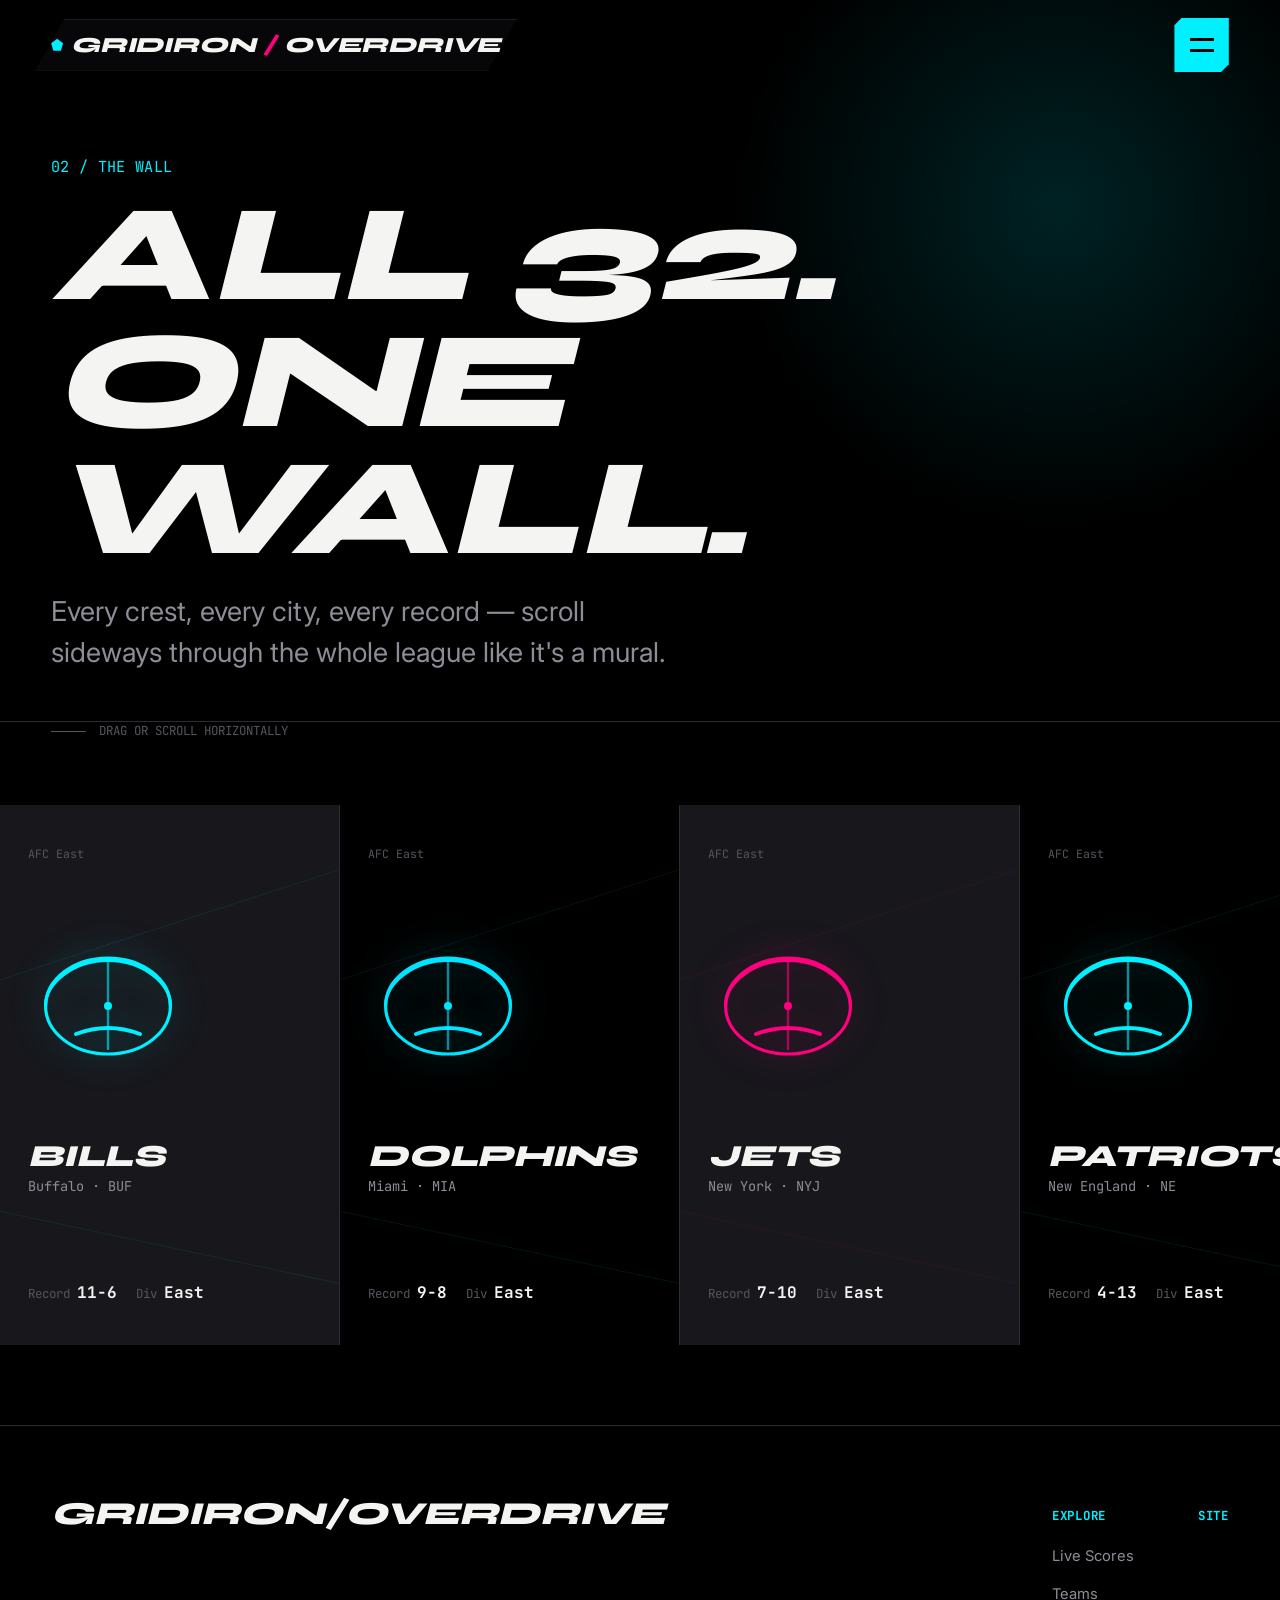
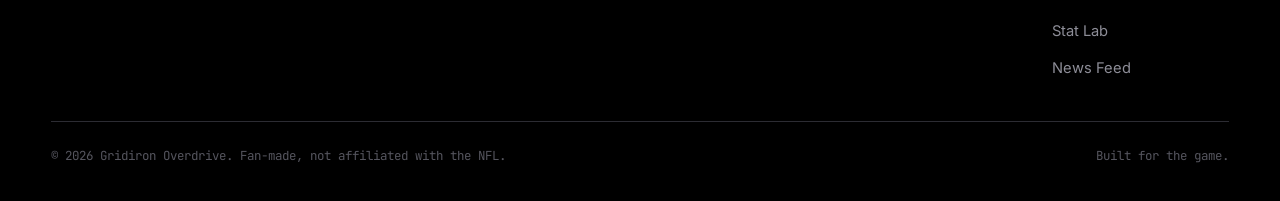
<file: teams.html>
<!DOCTYPE html>
<html lang="en">
<head>
<meta charset="UTF-8">
<meta name="viewport" content="width=device-width, initial-scale=1.0">
<title>Teams — Gridiron Overdrive</title>
<meta name="description" content="All 32 NFL teams on one scrolling graffiti wall — city, crest, record, division.">
<link rel="stylesheet" href="assets/css/style.css">
</head>
<body>
<a class="skip-link" href="#main">Skip to content</a>

<header class="gnav">
  <a href="index.html" class="gnav__mark"><span class="dot"></span>GRIDIRON<span style="color:var(--pink)">/</span>OVERDRIVE</a>
  <button class="gnav__toggle" data-nav-toggle aria-expanded="false" aria-controls="site-nav" aria-label="Open menu">
    <span></span><span></span>
  </button>
</header>

<nav class="gnav__panel" id="site-nav" data-nav-panel aria-label="Primary">
  <ul class="gnav__list">
    <li><a href="index.html"><span class="idx">00</span>Home</a></li>
    <li><a href="scores.html"><span class="idx">01</span>Live Scores</a></li>
    <li><a href="teams.html" aria-current="page"><span class="idx">02</span>Teams</a></li>
    <li><a href="stats.html"><span class="idx">03</span>Stat Lab</a></li>
    <li><a href="news.html"><span class="idx">04</span>News Feed</a></li>
  </ul>
  <div class="gnav__foot">
  </div>
</nav>

<main id="main">
  <section class="pagehero">
    <span class="eyebrow pagehero__eyebrow">02 / THE WALL</span>
    <h1 class="pagehero__title">All 32.<br>One Wall.</h1>
    <p class="pagehero__sub">Every crest, every city, every record — scroll sideways through the whole league like it's a mural.</p>
  </section>

  <div class="wallhint"><span class="arrow" aria-hidden="true"></span>DRAG OR SCROLL HORIZONTALLY</div>

  <div class="wall" tabindex="0" role="region" aria-label="Scrollable list of all 32 NFL teams">
      <article class="wallcard" style="--glow: #00f0ff66;">
        <span class="wallcard__conf mono">AFC East</span>
        <svg class="wallcard__helmet" viewBox="0 0 200 160" aria-hidden="true">
        <ellipse cx="100" cy="85" rx="78" ry="60" fill="none" stroke="#00f0ff" stroke-width="4"/>
        <path d="M22,85 C22,55 58,28 100,28 C142,28 178,55 178,85" fill="none" stroke="#00f0ff" stroke-width="4"/>
        <path d="M100,28 L100,140" stroke="#00f0ff" stroke-width="3" opacity="0.6"/>
        <path d="M60,120 Q100,105 140,120" fill="none" stroke="#00f0ff" stroke-width="5" stroke-linecap="round"/>
        <circle cx="100" cy="85" r="5" fill="#00f0ff"/>
      </svg>
        <div>
          <h3 class="wallcard__name">Bills</h3>
          <span class="wallcard__city">Buffalo &middot; BUF</span>
        </div>
        <div class="wallcard__record"><span>Record <b>11-6</b></span><span>Div <b>East</b></span></div>
      </article>
      <article class="wallcard" style="--glow: #00e5ff66;">
        <span class="wallcard__conf mono">AFC East</span>
        <svg class="wallcard__helmet" viewBox="0 0 200 160" aria-hidden="true">
        <ellipse cx="100" cy="85" rx="78" ry="60" fill="none" stroke="#00e5ff" stroke-width="4"/>
        <path d="M22,85 C22,55 58,28 100,28 C142,28 178,55 178,85" fill="none" stroke="#00e5ff" stroke-width="4"/>
        <path d="M100,28 L100,140" stroke="#00e5ff" stroke-width="3" opacity="0.6"/>
        <path d="M60,120 Q100,105 140,120" fill="none" stroke="#00e5ff" stroke-width="5" stroke-linecap="round"/>
        <circle cx="100" cy="85" r="5" fill="#00e5ff"/>
      </svg>
        <div>
          <h3 class="wallcard__name">Dolphins</h3>
          <span class="wallcard__city">Miami &middot; MIA</span>
        </div>
        <div class="wallcard__record"><span>Record <b>9-8</b></span><span>Div <b>East</b></span></div>
      </article>
      <article class="wallcard" style="--glow: #ff007f66;">
        <span class="wallcard__conf mono">AFC East</span>
        <svg class="wallcard__helmet" viewBox="0 0 200 160" aria-hidden="true">
        <ellipse cx="100" cy="85" rx="78" ry="60" fill="none" stroke="#ff007f" stroke-width="4"/>
        <path d="M22,85 C22,55 58,28 100,28 C142,28 178,55 178,85" fill="none" stroke="#ff007f" stroke-width="4"/>
        <path d="M100,28 L100,140" stroke="#ff007f" stroke-width="3" opacity="0.6"/>
        <path d="M60,120 Q100,105 140,120" fill="none" stroke="#ff007f" stroke-width="5" stroke-linecap="round"/>
        <circle cx="100" cy="85" r="5" fill="#ff007f"/>
      </svg>
        <div>
          <h3 class="wallcard__name">Jets</h3>
          <span class="wallcard__city">New York &middot; NYJ</span>
        </div>
        <div class="wallcard__record"><span>Record <b>7-10</b></span><span>Div <b>East</b></span></div>
      </article>
      <article class="wallcard" style="--glow: #00f0ff66;">
        <span class="wallcard__conf mono">AFC East</span>
        <svg class="wallcard__helmet" viewBox="0 0 200 160" aria-hidden="true">
        <ellipse cx="100" cy="85" rx="78" ry="60" fill="none" stroke="#00f0ff" stroke-width="4"/>
        <path d="M22,85 C22,55 58,28 100,28 C142,28 178,55 178,85" fill="none" stroke="#00f0ff" stroke-width="4"/>
        <path d="M100,28 L100,140" stroke="#00f0ff" stroke-width="3" opacity="0.6"/>
        <path d="M60,120 Q100,105 140,120" fill="none" stroke="#00f0ff" stroke-width="5" stroke-linecap="round"/>
        <circle cx="100" cy="85" r="5" fill="#00f0ff"/>
      </svg>
        <div>
          <h3 class="wallcard__name">Patriots</h3>
          <span class="wallcard__city">New England &middot; NE</span>
        </div>
        <div class="wallcard__record"><span>Record <b>4-13</b></span><span>Div <b>East</b></span></div>
      </article>
      <article class="wallcard" style="--glow: #ff007f66;">
        <span class="wallcard__conf mono">AFC North</span>
        <svg class="wallcard__helmet" viewBox="0 0 200 160" aria-hidden="true">
        <ellipse cx="100" cy="85" rx="78" ry="60" fill="none" stroke="#ff007f" stroke-width="4"/>
        <path d="M22,85 C22,55 58,28 100,28 C142,28 178,55 178,85" fill="none" stroke="#ff007f" stroke-width="4"/>
        <path d="M100,28 L100,140" stroke="#ff007f" stroke-width="3" opacity="0.6"/>
        <path d="M60,120 Q100,105 140,120" fill="none" stroke="#ff007f" stroke-width="5" stroke-linecap="round"/>
        <circle cx="100" cy="85" r="5" fill="#ff007f"/>
      </svg>
        <div>
          <h3 class="wallcard__name">Ravens</h3>
          <span class="wallcard__city">Baltimore &middot; BAL</span>
        </div>
        <div class="wallcard__record"><span>Record <b>12-5</b></span><span>Div <b>North</b></span></div>
      </article>
      <article class="wallcard" style="--glow: #00e5ff66;">
        <span class="wallcard__conf mono">AFC North</span>
        <svg class="wallcard__helmet" viewBox="0 0 200 160" aria-hidden="true">
        <ellipse cx="100" cy="85" rx="78" ry="60" fill="none" stroke="#00e5ff" stroke-width="4"/>
        <path d="M22,85 C22,55 58,28 100,28 C142,28 178,55 178,85" fill="none" stroke="#00e5ff" stroke-width="4"/>
        <path d="M100,28 L100,140" stroke="#00e5ff" stroke-width="3" opacity="0.6"/>
        <path d="M60,120 Q100,105 140,120" fill="none" stroke="#00e5ff" stroke-width="5" stroke-linecap="round"/>
        <circle cx="100" cy="85" r="5" fill="#00e5ff"/>
      </svg>
        <div>
          <h3 class="wallcard__name">Steelers</h3>
          <span class="wallcard__city">Pittsburgh &middot; PIT</span>
        </div>
        <div class="wallcard__record"><span>Record <b>10-7</b></span><span>Div <b>North</b></span></div>
      </article>
      <article class="wallcard" style="--glow: #00f0ff66;">
        <span class="wallcard__conf mono">AFC North</span>
        <svg class="wallcard__helmet" viewBox="0 0 200 160" aria-hidden="true">
        <ellipse cx="100" cy="85" rx="78" ry="60" fill="none" stroke="#00f0ff" stroke-width="4"/>
        <path d="M22,85 C22,55 58,28 100,28 C142,28 178,55 178,85" fill="none" stroke="#00f0ff" stroke-width="4"/>
        <path d="M100,28 L100,140" stroke="#00f0ff" stroke-width="3" opacity="0.6"/>
        <path d="M60,120 Q100,105 140,120" fill="none" stroke="#00f0ff" stroke-width="5" stroke-linecap="round"/>
        <circle cx="100" cy="85" r="5" fill="#00f0ff"/>
      </svg>
        <div>
          <h3 class="wallcard__name">Bengals</h3>
          <span class="wallcard__city">Cincinnati &middot; CIN</span>
        </div>
        <div class="wallcard__record"><span>Record <b>9-8</b></span><span>Div <b>North</b></span></div>
      </article>
      <article class="wallcard" style="--glow: #ff007f66;">
        <span class="wallcard__conf mono">AFC North</span>
        <svg class="wallcard__helmet" viewBox="0 0 200 160" aria-hidden="true">
        <ellipse cx="100" cy="85" rx="78" ry="60" fill="none" stroke="#ff007f" stroke-width="4"/>
        <path d="M22,85 C22,55 58,28 100,28 C142,28 178,55 178,85" fill="none" stroke="#ff007f" stroke-width="4"/>
        <path d="M100,28 L100,140" stroke="#ff007f" stroke-width="3" opacity="0.6"/>
        <path d="M60,120 Q100,105 140,120" fill="none" stroke="#ff007f" stroke-width="5" stroke-linecap="round"/>
        <circle cx="100" cy="85" r="5" fill="#ff007f"/>
      </svg>
        <div>
          <h3 class="wallcard__name">Browns</h3>
          <span class="wallcard__city">Cleveland &middot; CLE</span>
        </div>
        <div class="wallcard__record"><span>Record <b>3-14</b></span><span>Div <b>North</b></span></div>
      </article>
      <article class="wallcard" style="--glow: #00e5ff66;">
        <span class="wallcard__conf mono">AFC South</span>
        <svg class="wallcard__helmet" viewBox="0 0 200 160" aria-hidden="true">
        <ellipse cx="100" cy="85" rx="78" ry="60" fill="none" stroke="#00e5ff" stroke-width="4"/>
        <path d="M22,85 C22,55 58,28 100,28 C142,28 178,55 178,85" fill="none" stroke="#00e5ff" stroke-width="4"/>
        <path d="M100,28 L100,140" stroke="#00e5ff" stroke-width="3" opacity="0.6"/>
        <path d="M60,120 Q100,105 140,120" fill="none" stroke="#00e5ff" stroke-width="5" stroke-linecap="round"/>
        <circle cx="100" cy="85" r="5" fill="#00e5ff"/>
      </svg>
        <div>
          <h3 class="wallcard__name">Texans</h3>
          <span class="wallcard__city">Houston &middot; HOU</span>
        </div>
        <div class="wallcard__record"><span>Record <b>10-7</b></span><span>Div <b>South</b></span></div>
      </article>
      <article class="wallcard" style="--glow: #00f0ff66;">
        <span class="wallcard__conf mono">AFC South</span>
        <svg class="wallcard__helmet" viewBox="0 0 200 160" aria-hidden="true">
        <ellipse cx="100" cy="85" rx="78" ry="60" fill="none" stroke="#00f0ff" stroke-width="4"/>
        <path d="M22,85 C22,55 58,28 100,28 C142,28 178,55 178,85" fill="none" stroke="#00f0ff" stroke-width="4"/>
        <path d="M100,28 L100,140" stroke="#00f0ff" stroke-width="3" opacity="0.6"/>
        <path d="M60,120 Q100,105 140,120" fill="none" stroke="#00f0ff" stroke-width="5" stroke-linecap="round"/>
        <circle cx="100" cy="85" r="5" fill="#00f0ff"/>
      </svg>
        <div>
          <h3 class="wallcard__name">Jaguars</h3>
          <span class="wallcard__city">Jacksonville &middot; JAX</span>
        </div>
        <div class="wallcard__record"><span>Record <b>8-9</b></span><span>Div <b>South</b></span></div>
      </article>
      <article class="wallcard" style="--glow: #ff007f66;">
        <span class="wallcard__conf mono">AFC South</span>
        <svg class="wallcard__helmet" viewBox="0 0 200 160" aria-hidden="true">
        <ellipse cx="100" cy="85" rx="78" ry="60" fill="none" stroke="#ff007f" stroke-width="4"/>
        <path d="M22,85 C22,55 58,28 100,28 C142,28 178,55 178,85" fill="none" stroke="#ff007f" stroke-width="4"/>
        <path d="M100,28 L100,140" stroke="#ff007f" stroke-width="3" opacity="0.6"/>
        <path d="M60,120 Q100,105 140,120" fill="none" stroke="#ff007f" stroke-width="5" stroke-linecap="round"/>
        <circle cx="100" cy="85" r="5" fill="#ff007f"/>
      </svg>
        <div>
          <h3 class="wallcard__name">Colts</h3>
          <span class="wallcard__city">Indianapolis &middot; IND</span>
        </div>
        <div class="wallcard__record"><span>Record <b>8-9</b></span><span>Div <b>South</b></span></div>
      </article>
      <article class="wallcard" style="--glow: #00e5ff66;">
        <span class="wallcard__conf mono">AFC South</span>
        <svg class="wallcard__helmet" viewBox="0 0 200 160" aria-hidden="true">
        <ellipse cx="100" cy="85" rx="78" ry="60" fill="none" stroke="#00e5ff" stroke-width="4"/>
        <path d="M22,85 C22,55 58,28 100,28 C142,28 178,55 178,85" fill="none" stroke="#00e5ff" stroke-width="4"/>
        <path d="M100,28 L100,140" stroke="#00e5ff" stroke-width="3" opacity="0.6"/>
        <path d="M60,120 Q100,105 140,120" fill="none" stroke="#00e5ff" stroke-width="5" stroke-linecap="round"/>
        <circle cx="100" cy="85" r="5" fill="#00e5ff"/>
      </svg>
        <div>
          <h3 class="wallcard__name">Titans</h3>
          <span class="wallcard__city">Tennessee &middot; TEN</span>
        </div>
        <div class="wallcard__record"><span>Record <b>3-14</b></span><span>Div <b>South</b></span></div>
      </article>
      <article class="wallcard" style="--glow: #ff007f66;">
        <span class="wallcard__conf mono">AFC West</span>
        <svg class="wallcard__helmet" viewBox="0 0 200 160" aria-hidden="true">
        <ellipse cx="100" cy="85" rx="78" ry="60" fill="none" stroke="#ff007f" stroke-width="4"/>
        <path d="M22,85 C22,55 58,28 100,28 C142,28 178,55 178,85" fill="none" stroke="#ff007f" stroke-width="4"/>
        <path d="M100,28 L100,140" stroke="#ff007f" stroke-width="3" opacity="0.6"/>
        <path d="M60,120 Q100,105 140,120" fill="none" stroke="#ff007f" stroke-width="5" stroke-linecap="round"/>
        <circle cx="100" cy="85" r="5" fill="#ff007f"/>
      </svg>
        <div>
          <h3 class="wallcard__name">Chiefs</h3>
          <span class="wallcard__city">Kansas City &middot; KC</span>
        </div>
        <div class="wallcard__record"><span>Record <b>15-2</b></span><span>Div <b>West</b></span></div>
      </article>
      <article class="wallcard" style="--glow: #00f0ff66;">
        <span class="wallcard__conf mono">AFC West</span>
        <svg class="wallcard__helmet" viewBox="0 0 200 160" aria-hidden="true">
        <ellipse cx="100" cy="85" rx="78" ry="60" fill="none" stroke="#00f0ff" stroke-width="4"/>
        <path d="M22,85 C22,55 58,28 100,28 C142,28 178,55 178,85" fill="none" stroke="#00f0ff" stroke-width="4"/>
        <path d="M100,28 L100,140" stroke="#00f0ff" stroke-width="3" opacity="0.6"/>
        <path d="M60,120 Q100,105 140,120" fill="none" stroke="#00f0ff" stroke-width="5" stroke-linecap="round"/>
        <circle cx="100" cy="85" r="5" fill="#00f0ff"/>
      </svg>
        <div>
          <h3 class="wallcard__name">Broncos</h3>
          <span class="wallcard__city">Denver &middot; DEN</span>
        </div>
        <div class="wallcard__record"><span>Record <b>10-7</b></span><span>Div <b>West</b></span></div>
      </article>
      <article class="wallcard" style="--glow: #00e5ff66;">
        <span class="wallcard__conf mono">AFC West</span>
        <svg class="wallcard__helmet" viewBox="0 0 200 160" aria-hidden="true">
        <ellipse cx="100" cy="85" rx="78" ry="60" fill="none" stroke="#00e5ff" stroke-width="4"/>
        <path d="M22,85 C22,55 58,28 100,28 C142,28 178,55 178,85" fill="none" stroke="#00e5ff" stroke-width="4"/>
        <path d="M100,28 L100,140" stroke="#00e5ff" stroke-width="3" opacity="0.6"/>
        <path d="M60,120 Q100,105 140,120" fill="none" stroke="#00e5ff" stroke-width="5" stroke-linecap="round"/>
        <circle cx="100" cy="85" r="5" fill="#00e5ff"/>
      </svg>
        <div>
          <h3 class="wallcard__name">Chargers</h3>
          <span class="wallcard__city">Los Angeles &middot; LAC</span>
        </div>
        <div class="wallcard__record"><span>Record <b>11-6</b></span><span>Div <b>West</b></span></div>
      </article>
      <article class="wallcard" style="--glow: #ff007f66;">
        <span class="wallcard__conf mono">AFC West</span>
        <svg class="wallcard__helmet" viewBox="0 0 200 160" aria-hidden="true">
        <ellipse cx="100" cy="85" rx="78" ry="60" fill="none" stroke="#ff007f" stroke-width="4"/>
        <path d="M22,85 C22,55 58,28 100,28 C142,28 178,55 178,85" fill="none" stroke="#ff007f" stroke-width="4"/>
        <path d="M100,28 L100,140" stroke="#ff007f" stroke-width="3" opacity="0.6"/>
        <path d="M60,120 Q100,105 140,120" fill="none" stroke="#ff007f" stroke-width="5" stroke-linecap="round"/>
        <circle cx="100" cy="85" r="5" fill="#ff007f"/>
      </svg>
        <div>
          <h3 class="wallcard__name">Raiders</h3>
          <span class="wallcard__city">Las Vegas &middot; LV</span>
        </div>
        <div class="wallcard__record"><span>Record <b>4-13</b></span><span>Div <b>West</b></span></div>
      </article>
      <article class="wallcard" style="--glow: #00f0ff66;">
        <span class="wallcard__conf mono">NFC East</span>
        <svg class="wallcard__helmet" viewBox="0 0 200 160" aria-hidden="true">
        <ellipse cx="100" cy="85" rx="78" ry="60" fill="none" stroke="#00f0ff" stroke-width="4"/>
        <path d="M22,85 C22,55 58,28 100,28 C142,28 178,55 178,85" fill="none" stroke="#00f0ff" stroke-width="4"/>
        <path d="M100,28 L100,140" stroke="#00f0ff" stroke-width="3" opacity="0.6"/>
        <path d="M60,120 Q100,105 140,120" fill="none" stroke="#00f0ff" stroke-width="5" stroke-linecap="round"/>
        <circle cx="100" cy="85" r="5" fill="#00f0ff"/>
      </svg>
        <div>
          <h3 class="wallcard__name">Eagles</h3>
          <span class="wallcard__city">Philadelphia &middot; PHI</span>
        </div>
        <div class="wallcard__record"><span>Record <b>14-3</b></span><span>Div <b>East</b></span></div>
      </article>
      <article class="wallcard" style="--glow: #00e5ff66;">
        <span class="wallcard__conf mono">NFC East</span>
        <svg class="wallcard__helmet" viewBox="0 0 200 160" aria-hidden="true">
        <ellipse cx="100" cy="85" rx="78" ry="60" fill="none" stroke="#00e5ff" stroke-width="4"/>
        <path d="M22,85 C22,55 58,28 100,28 C142,28 178,55 178,85" fill="none" stroke="#00e5ff" stroke-width="4"/>
        <path d="M100,28 L100,140" stroke="#00e5ff" stroke-width="3" opacity="0.6"/>
        <path d="M60,120 Q100,105 140,120" fill="none" stroke="#00e5ff" stroke-width="5" stroke-linecap="round"/>
        <circle cx="100" cy="85" r="5" fill="#00e5ff"/>
      </svg>
        <div>
          <h3 class="wallcard__name">Cowboys</h3>
          <span class="wallcard__city">Dallas &middot; DAL</span>
        </div>
        <div class="wallcard__record"><span>Record <b>7-10</b></span><span>Div <b>East</b></span></div>
      </article>
      <article class="wallcard" style="--glow: #ff007f66;">
        <span class="wallcard__conf mono">NFC East</span>
        <svg class="wallcard__helmet" viewBox="0 0 200 160" aria-hidden="true">
        <ellipse cx="100" cy="85" rx="78" ry="60" fill="none" stroke="#ff007f" stroke-width="4"/>
        <path d="M22,85 C22,55 58,28 100,28 C142,28 178,55 178,85" fill="none" stroke="#ff007f" stroke-width="4"/>
        <path d="M100,28 L100,140" stroke="#ff007f" stroke-width="3" opacity="0.6"/>
        <path d="M60,120 Q100,105 140,120" fill="none" stroke="#ff007f" stroke-width="5" stroke-linecap="round"/>
        <circle cx="100" cy="85" r="5" fill="#ff007f"/>
      </svg>
        <div>
          <h3 class="wallcard__name">Commanders</h3>
          <span class="wallcard__city">Washington &middot; WAS</span>
        </div>
        <div class="wallcard__record"><span>Record <b>12-5</b></span><span>Div <b>East</b></span></div>
      </article>
      <article class="wallcard" style="--glow: #00f0ff66;">
        <span class="wallcard__conf mono">NFC East</span>
        <svg class="wallcard__helmet" viewBox="0 0 200 160" aria-hidden="true">
        <ellipse cx="100" cy="85" rx="78" ry="60" fill="none" stroke="#00f0ff" stroke-width="4"/>
        <path d="M22,85 C22,55 58,28 100,28 C142,28 178,55 178,85" fill="none" stroke="#00f0ff" stroke-width="4"/>
        <path d="M100,28 L100,140" stroke="#00f0ff" stroke-width="3" opacity="0.6"/>
        <path d="M60,120 Q100,105 140,120" fill="none" stroke="#00f0ff" stroke-width="5" stroke-linecap="round"/>
        <circle cx="100" cy="85" r="5" fill="#00f0ff"/>
      </svg>
        <div>
          <h3 class="wallcard__name">Giants</h3>
          <span class="wallcard__city">New York &middot; NYG</span>
        </div>
        <div class="wallcard__record"><span>Record <b>3-14</b></span><span>Div <b>East</b></span></div>
      </article>
      <article class="wallcard" style="--glow: #00e5ff66;">
        <span class="wallcard__conf mono">NFC North</span>
        <svg class="wallcard__helmet" viewBox="0 0 200 160" aria-hidden="true">
        <ellipse cx="100" cy="85" rx="78" ry="60" fill="none" stroke="#00e5ff" stroke-width="4"/>
        <path d="M22,85 C22,55 58,28 100,28 C142,28 178,55 178,85" fill="none" stroke="#00e5ff" stroke-width="4"/>
        <path d="M100,28 L100,140" stroke="#00e5ff" stroke-width="3" opacity="0.6"/>
        <path d="M60,120 Q100,105 140,120" fill="none" stroke="#00e5ff" stroke-width="5" stroke-linecap="round"/>
        <circle cx="100" cy="85" r="5" fill="#00e5ff"/>
      </svg>
        <div>
          <h3 class="wallcard__name">Lions</h3>
          <span class="wallcard__city">Detroit &middot; DET</span>
        </div>
        <div class="wallcard__record"><span>Record <b>15-2</b></span><span>Div <b>North</b></span></div>
      </article>
      <article class="wallcard" style="--glow: #ff007f66;">
        <span class="wallcard__conf mono">NFC North</span>
        <svg class="wallcard__helmet" viewBox="0 0 200 160" aria-hidden="true">
        <ellipse cx="100" cy="85" rx="78" ry="60" fill="none" stroke="#ff007f" stroke-width="4"/>
        <path d="M22,85 C22,55 58,28 100,28 C142,28 178,55 178,85" fill="none" stroke="#ff007f" stroke-width="4"/>
        <path d="M100,28 L100,140" stroke="#ff007f" stroke-width="3" opacity="0.6"/>
        <path d="M60,120 Q100,105 140,120" fill="none" stroke="#ff007f" stroke-width="5" stroke-linecap="round"/>
        <circle cx="100" cy="85" r="5" fill="#ff007f"/>
      </svg>
        <div>
          <h3 class="wallcard__name">Vikings</h3>
          <span class="wallcard__city">Minnesota &middot; MIN</span>
        </div>
        <div class="wallcard__record"><span>Record <b>14-3</b></span><span>Div <b>North</b></span></div>
      </article>
      <article class="wallcard" style="--glow: #00f0ff66;">
        <span class="wallcard__conf mono">NFC North</span>
        <svg class="wallcard__helmet" viewBox="0 0 200 160" aria-hidden="true">
        <ellipse cx="100" cy="85" rx="78" ry="60" fill="none" stroke="#00f0ff" stroke-width="4"/>
        <path d="M22,85 C22,55 58,28 100,28 C142,28 178,55 178,85" fill="none" stroke="#00f0ff" stroke-width="4"/>
        <path d="M100,28 L100,140" stroke="#00f0ff" stroke-width="3" opacity="0.6"/>
        <path d="M60,120 Q100,105 140,120" fill="none" stroke="#00f0ff" stroke-width="5" stroke-linecap="round"/>
        <circle cx="100" cy="85" r="5" fill="#00f0ff"/>
      </svg>
        <div>
          <h3 class="wallcard__name">Packers</h3>
          <span class="wallcard__city">Green Bay &middot; GB</span>
        </div>
        <div class="wallcard__record"><span>Record <b>11-6</b></span><span>Div <b>North</b></span></div>
      </article>
      <article class="wallcard" style="--glow: #00e5ff66;">
        <span class="wallcard__conf mono">NFC North</span>
        <svg class="wallcard__helmet" viewBox="0 0 200 160" aria-hidden="true">
        <ellipse cx="100" cy="85" rx="78" ry="60" fill="none" stroke="#00e5ff" stroke-width="4"/>
        <path d="M22,85 C22,55 58,28 100,28 C142,28 178,55 178,85" fill="none" stroke="#00e5ff" stroke-width="4"/>
        <path d="M100,28 L100,140" stroke="#00e5ff" stroke-width="3" opacity="0.6"/>
        <path d="M60,120 Q100,105 140,120" fill="none" stroke="#00e5ff" stroke-width="5" stroke-linecap="round"/>
        <circle cx="100" cy="85" r="5" fill="#00e5ff"/>
      </svg>
        <div>
          <h3 class="wallcard__name">Bears</h3>
          <span class="wallcard__city">Chicago &middot; CHI</span>
        </div>
        <div class="wallcard__record"><span>Record <b>5-12</b></span><span>Div <b>North</b></span></div>
      </article>
      <article class="wallcard" style="--glow: #ff007f66;">
        <span class="wallcard__conf mono">NFC South</span>
        <svg class="wallcard__helmet" viewBox="0 0 200 160" aria-hidden="true">
        <ellipse cx="100" cy="85" rx="78" ry="60" fill="none" stroke="#ff007f" stroke-width="4"/>
        <path d="M22,85 C22,55 58,28 100,28 C142,28 178,55 178,85" fill="none" stroke="#ff007f" stroke-width="4"/>
        <path d="M100,28 L100,140" stroke="#ff007f" stroke-width="3" opacity="0.6"/>
        <path d="M60,120 Q100,105 140,120" fill="none" stroke="#ff007f" stroke-width="5" stroke-linecap="round"/>
        <circle cx="100" cy="85" r="5" fill="#ff007f"/>
      </svg>
        <div>
          <h3 class="wallcard__name">Buccaneers</h3>
          <span class="wallcard__city">Tampa Bay &middot; TB</span>
        </div>
        <div class="wallcard__record"><span>Record <b>10-7</b></span><span>Div <b>South</b></span></div>
      </article>
      <article class="wallcard" style="--glow: #00f0ff66;">
        <span class="wallcard__conf mono">NFC South</span>
        <svg class="wallcard__helmet" viewBox="0 0 200 160" aria-hidden="true">
        <ellipse cx="100" cy="85" rx="78" ry="60" fill="none" stroke="#00f0ff" stroke-width="4"/>
        <path d="M22,85 C22,55 58,28 100,28 C142,28 178,55 178,85" fill="none" stroke="#00f0ff" stroke-width="4"/>
        <path d="M100,28 L100,140" stroke="#00f0ff" stroke-width="3" opacity="0.6"/>
        <path d="M60,120 Q100,105 140,120" fill="none" stroke="#00f0ff" stroke-width="5" stroke-linecap="round"/>
        <circle cx="100" cy="85" r="5" fill="#00f0ff"/>
      </svg>
        <div>
          <h3 class="wallcard__name">Falcons</h3>
          <span class="wallcard__city">Atlanta &middot; ATL</span>
        </div>
        <div class="wallcard__record"><span>Record <b>8-9</b></span><span>Div <b>South</b></span></div>
      </article>
      <article class="wallcard" style="--glow: #00e5ff66;">
        <span class="wallcard__conf mono">NFC South</span>
        <svg class="wallcard__helmet" viewBox="0 0 200 160" aria-hidden="true">
        <ellipse cx="100" cy="85" rx="78" ry="60" fill="none" stroke="#00e5ff" stroke-width="4"/>
        <path d="M22,85 C22,55 58,28 100,28 C142,28 178,55 178,85" fill="none" stroke="#00e5ff" stroke-width="4"/>
        <path d="M100,28 L100,140" stroke="#00e5ff" stroke-width="3" opacity="0.6"/>
        <path d="M60,120 Q100,105 140,120" fill="none" stroke="#00e5ff" stroke-width="5" stroke-linecap="round"/>
        <circle cx="100" cy="85" r="5" fill="#00e5ff"/>
      </svg>
        <div>
          <h3 class="wallcard__name">Saints</h3>
          <span class="wallcard__city">New Orleans &middot; NO</span>
        </div>
        <div class="wallcard__record"><span>Record <b>8-9</b></span><span>Div <b>South</b></span></div>
      </article>
      <article class="wallcard" style="--glow: #ff007f66;">
        <span class="wallcard__conf mono">NFC South</span>
        <svg class="wallcard__helmet" viewBox="0 0 200 160" aria-hidden="true">
        <ellipse cx="100" cy="85" rx="78" ry="60" fill="none" stroke="#ff007f" stroke-width="4"/>
        <path d="M22,85 C22,55 58,28 100,28 C142,28 178,55 178,85" fill="none" stroke="#ff007f" stroke-width="4"/>
        <path d="M100,28 L100,140" stroke="#ff007f" stroke-width="3" opacity="0.6"/>
        <path d="M60,120 Q100,105 140,120" fill="none" stroke="#ff007f" stroke-width="5" stroke-linecap="round"/>
        <circle cx="100" cy="85" r="5" fill="#ff007f"/>
      </svg>
        <div>
          <h3 class="wallcard__name">Panthers</h3>
          <span class="wallcard__city">Carolina &middot; CAR</span>
        </div>
        <div class="wallcard__record"><span>Record <b>5-12</b></span><span>Div <b>South</b></span></div>
      </article>
      <article class="wallcard" style="--glow: #00f0ff66;">
        <span class="wallcard__conf mono">NFC West</span>
        <svg class="wallcard__helmet" viewBox="0 0 200 160" aria-hidden="true">
        <ellipse cx="100" cy="85" rx="78" ry="60" fill="none" stroke="#00f0ff" stroke-width="4"/>
        <path d="M22,85 C22,55 58,28 100,28 C142,28 178,55 178,85" fill="none" stroke="#00f0ff" stroke-width="4"/>
        <path d="M100,28 L100,140" stroke="#00f0ff" stroke-width="3" opacity="0.6"/>
        <path d="M60,120 Q100,105 140,120" fill="none" stroke="#00f0ff" stroke-width="5" stroke-linecap="round"/>
        <circle cx="100" cy="85" r="5" fill="#00f0ff"/>
      </svg>
        <div>
          <h3 class="wallcard__name">49ers</h3>
          <span class="wallcard__city">San Francisco &middot; SF</span>
        </div>
        <div class="wallcard__record"><span>Record <b>14-3</b></span><span>Div <b>West</b></span></div>
      </article>
      <article class="wallcard" style="--glow: #00e5ff66;">
        <span class="wallcard__conf mono">NFC West</span>
        <svg class="wallcard__helmet" viewBox="0 0 200 160" aria-hidden="true">
        <ellipse cx="100" cy="85" rx="78" ry="60" fill="none" stroke="#00e5ff" stroke-width="4"/>
        <path d="M22,85 C22,55 58,28 100,28 C142,28 178,55 178,85" fill="none" stroke="#00e5ff" stroke-width="4"/>
        <path d="M100,28 L100,140" stroke="#00e5ff" stroke-width="3" opacity="0.6"/>
        <path d="M60,120 Q100,105 140,120" fill="none" stroke="#00e5ff" stroke-width="5" stroke-linecap="round"/>
        <circle cx="100" cy="85" r="5" fill="#00e5ff"/>
      </svg>
        <div>
          <h3 class="wallcard__name">Rams</h3>
          <span class="wallcard__city">Los Angeles &middot; LAR</span>
        </div>
        <div class="wallcard__record"><span>Record <b>10-7</b></span><span>Div <b>West</b></span></div>
      </article>
      <article class="wallcard" style="--glow: #ff007f66;">
        <span class="wallcard__conf mono">NFC West</span>
        <svg class="wallcard__helmet" viewBox="0 0 200 160" aria-hidden="true">
        <ellipse cx="100" cy="85" rx="78" ry="60" fill="none" stroke="#ff007f" stroke-width="4"/>
        <path d="M22,85 C22,55 58,28 100,28 C142,28 178,55 178,85" fill="none" stroke="#ff007f" stroke-width="4"/>
        <path d="M100,28 L100,140" stroke="#ff007f" stroke-width="3" opacity="0.6"/>
        <path d="M60,120 Q100,105 140,120" fill="none" stroke="#ff007f" stroke-width="5" stroke-linecap="round"/>
        <circle cx="100" cy="85" r="5" fill="#ff007f"/>
      </svg>
        <div>
          <h3 class="wallcard__name">Seahawks</h3>
          <span class="wallcard__city">Seattle &middot; SEA</span>
        </div>
        <div class="wallcard__record"><span>Record <b>9-8</b></span><span>Div <b>West</b></span></div>
      </article>
      <article class="wallcard" style="--glow: #00f0ff66;">
        <span class="wallcard__conf mono">NFC West</span>
        <svg class="wallcard__helmet" viewBox="0 0 200 160" aria-hidden="true">
        <ellipse cx="100" cy="85" rx="78" ry="60" fill="none" stroke="#00f0ff" stroke-width="4"/>
        <path d="M22,85 C22,55 58,28 100,28 C142,28 178,55 178,85" fill="none" stroke="#00f0ff" stroke-width="4"/>
        <path d="M100,28 L100,140" stroke="#00f0ff" stroke-width="3" opacity="0.6"/>
        <path d="M60,120 Q100,105 140,120" fill="none" stroke="#00f0ff" stroke-width="5" stroke-linecap="round"/>
        <circle cx="100" cy="85" r="5" fill="#00f0ff"/>
      </svg>
        <div>
          <h3 class="wallcard__name">Cardinals</h3>
          <span class="wallcard__city">Arizona &middot; ARI</span>
        </div>
        <div class="wallcard__record"><span>Record <b>4-13</b></span><span>Div <b>West</b></span></div>
      </article>
  </div>
</main>

<footer class="gfoot">
  <div class="gfoot__top">
    <span class="gfoot__mark">GRIDIRON/OVERDRIVE</span>
    <div class="gfoot__cols">
      <div class="gfoot__col">
        <h4>Explore</h4>
        <ul>
          <li><a href="scores.html">Live Scores</a></li>
          <li><a href="teams.html">Teams</a></li>
          <li><a href="stats.html">Stat Lab</a></li>
          <li><a href="news.html">News Feed</a></li>
        </ul>
      </div>
      <div class="gfoot__col">
        <h4>Site</h4>
        <ul>
        </ul>
      </div>
    </div>
  </div>
  <div class="gfoot__bottom">
    <span>© 2026 Gridiron Overdrive. Fan-made, not affiliated with the NFL.</span>
    <span>Built for the game.</span>
  </div>
</footer>

<script src="assets/main/main.js"></script>
</body>
</html>
</file>
<file: assets/css/style.css>
/* ==========================================================================
   GRIDIRON OVERDRIVE — Design System
   Cyber-athletic / neon streetball aesthetic.
   Token system: color, type, layout, motion.
   ========================================================================== */

@import url('https://fonts.googleapis.com/css2?family=Syne:wght@700;800&family=Inter:wght@400;500;600;700;800&family=JetBrains+Mono:wght@400;500;700;800&display=swap');

:root{
  /* ---- color ---- */
  --black:        #000000;
  --charcoal:      #0c0c0f;
  --charcoal-2:    #17171c;
  --charcoal-3:    #232329;
  --line:          #2c2c33;
  --green:         #00f0ff;
  --green-dim:     #1f8a0c;
  --pink:          #ff007f;
  --pink-dim:      #99004c;
  --cyan:          #00f0ff;
  --white:         #f4f4f2;
  --gray:          #8d8d97;
  --gray-dim:      #55555e;

  /* ---- type ---- */
  --f-display: 'Syne', sans-serif;
  --f-body:    'Inter', sans-serif;
  --f-mono:    'JetBrains Mono', monospace;

  /* ---- scale ---- */
  --step-1: clamp(0.85rem, 0.8rem + 0.2vw, 0.95rem);
  --step-2: clamp(1rem, 0.95rem + 0.3vw, 1.15rem);
  --step-3: clamp(1.3rem, 1.15rem + 0.7vw, 1.75rem);
  --step-4: clamp(2rem, 1.6rem + 1.8vw, 3.25rem);
  --step-5: clamp(3rem, 2.2rem + 3.8vw, 5.5rem);
  --step-6: clamp(4.5rem, 3rem + 7vw, 9rem);

  --edge: clamp(1.25rem, 4vw, 4rem);
  --radius-sharp: 2px;

  /* ---- glass ---- */
  --glass-bg: rgba(18, 18, 22, 0.42);
  --glass-bg-strong: rgba(14, 14, 17, 0.62);
  --glass-border: rgba(244, 244, 242, 0.09);
  --glass-blur: 22px;
}

*, *::before, *::after{ box-sizing: border-box; }
html{ scroll-behavior: smooth; }
@media (prefers-reduced-motion: reduce){
  html{ scroll-behavior: auto; }
  *, *::before, *::after{ animation-duration: 0.001ms !important; animation-iteration-count: 1 !important; transition-duration: 0.001ms !important; scroll-behavior: auto !important; }
}

body{
  margin: 0;
  background: var(--black);
  color: var(--white);
  font-family: var(--f-body);
  font-size: var(--step-2);
  line-height: 1.5;
  -webkit-font-smoothing: antialiased;
  overflow-x: clip;
}

img, svg{ display: block; max-width: 100%; }
a{ color: inherit; text-decoration: none; }
ul{ margin: 0; padding: 0; list-style: none; }
button{ font: inherit; color: inherit; background: none; border: none; cursor: pointer; }

::selection{ background: var(--cyan); color: var(--black); }

/* focus visibility */
a:focus-visible, button:focus-visible, [tabindex]:focus-visible{
  outline: 3px solid var(--cyan);
  outline-offset: 3px;
}

/* ---- display type ---- */
h1, h2, h3, .display{
  font-family: var(--f-display);
  font-weight: 800;
  text-transform: uppercase;
  letter-spacing: -0.01em;
  line-height: 0.92;
  margin: 0;
  font-style: italic;
}

.eyebrow{
  font-family: var(--f-mono);
  font-size: var(--step-1);
  letter-spacing: 0.02em;
  color: var(--cyan);
}

.mono{ font-family: var(--f-mono); }

p{ margin: 0; color: var(--gray); max-width: 62ch; }

.container{
  width: 100%;
  padding-inline: var(--edge);
}

/* ==========================================================================
   FLOATING DIAGONAL NAV
   ========================================================================== */

.gnav{
  position: fixed;
  top: 0; left: 0; right: 0;
  z-index: 500;
  display: flex;
  align-items: center;
  justify-content: space-between;
  padding: 1.1rem var(--edge);
  pointer-events: none;
}
.gnav > *{ pointer-events: auto; }

.gnav__mark{ position: relative; }
.gnav__mark::before{
  content: "";
  position: absolute;
  top: -0.6rem; left: -1rem; right: -1rem; bottom: -0.6rem;
  z-index: -1;
  background: var(--glass-bg);
  border: 1px solid var(--glass-border);
  -webkit-backdrop-filter: blur(var(--glass-blur)) saturate(150%);
  backdrop-filter: blur(var(--glass-blur)) saturate(150%);
  clip-path: polygon(6% 0, 100% 0, 94% 100%, 0 100%);
}

.gnav__mark{
  font-family: var(--f-display);
  font-weight: 800;
  font-style: italic;
  font-size: 1.35rem;
  letter-spacing: -0.01em;
  display: flex;
  align-items: center;
  gap: 0.5rem;
}
.gnav__mark .dot{
  width: 0.55em; height: 0.55em;
  background: var(--cyan);
  clip-path: polygon(50% 0%, 100% 38%, 82% 100%, 18% 100%, 0% 38%);
}

.gnav__toggle{
  position: relative;
  width: 3.4rem; height: 3.4rem;
  background: var(--cyan);
  clip-path: polygon(14% 0, 100% 0, 100% 86%, 86% 100%, 0 100%, 0 14%);
  display: flex; align-items: center; justify-content: center;
  transform: rotate(0deg);
  transition: transform 0.35s cubic-bezier(.2,.9,.25,1);
}
.gnav__toggle:hover{ transform: rotate(-6deg) scale(1.04); }
.gnav__toggle span{
  position: absolute; width: 1.5rem; height: 3px; background: var(--black);
  transition: transform .3s ease, opacity .3s ease, top .3s ease;
}
.gnav__toggle span:nth-child(1){ top: 38%; }
.gnav__toggle span:nth-child(2){ top: 58%; }
.gnav__toggle.is-open span:nth-child(1){ top: 48%; transform: rotate(45deg); }
.gnav__toggle.is-open span:nth-child(2){ top: 48%; transform: rotate(-45deg); }

.gnav__panel{
  position: fixed;
  inset: 0;
  z-index: 480;
  background: var(--black);
  clip-path: polygon(100% 0, 100% 0, 100% 0, 100% 0);
  transition: clip-path 0.55s cubic-bezier(.16,.9,.2,1);
  display: flex;
  flex-direction: column;
  justify-content: center;
  padding: 6rem var(--edge);
}
.gnav__panel.is-open{
  clip-path: polygon(0 0, 100% 0, 100% 100%, 0% 100%);
}
.gnav__panel::before{
  content: "";
  position: absolute; inset: 0;
  background:
    linear-gradient(115deg, transparent 40%, rgba(0,240,255,0.06) 55%, transparent 70%);
  pointer-events: none;
}
.gnav__list{ display: flex; flex-direction: column; gap: 0.4rem; }
.gnav__list a{
  font-family: var(--f-display);
  font-style: italic;
  font-weight: 800;
  font-size: clamp(2.2rem, 3vw + 1rem, 5rem);
  color: var(--white);
  display: inline-flex;
  align-items: baseline;
  gap: 1rem;
  transform: skewX(-6deg) translateX(0);
  transition: color .25s ease, transform .25s ease;
  width: fit-content;
}
.gnav__list a .idx{ font-family: var(--f-mono); font-style: normal; font-size: 0.9rem; color: var(--cyan); }
.gnav__list a:hover, .gnav__list a:focus-visible{
  color: var(--cyan);
  transform: skewX(-6deg) translateX(0.6rem);
}
.gnav__list a[aria-current="page"]{ color: var(--pink); }

.gnav__foot{
  margin-top: 3rem;
  display: flex; gap: 2rem; flex-wrap: wrap;
  font-family: var(--f-mono); font-size: 0.85rem; color: var(--gray-dim);
}
.gnav__foot a:hover{ color: var(--cyan); }

/* ==========================================================================
   BUTTONS / TAGS
   ========================================================================== */

.btn{
  display: inline-flex;
  align-items: center;
  gap: 0.6rem;
  font-family: var(--f-mono);
  font-weight: 700;
  font-size: 0.9rem;
  letter-spacing: 0.02em;
  padding: 0.95rem 1.6rem;
  background: var(--cyan);
  color: var(--black);
  clip-path: polygon(10% 0, 100% 0, 100% 70%, 90% 100%, 0 100%, 0 30%);
  transition: transform .25s cubic-bezier(.2,.9,.25,1), box-shadow .25s ease, background .25s ease;
  box-shadow: 0 0 0 rgba(0,240,255,0);
}
.btn:hover{
  transform: translateY(-3px);
  box-shadow: 0 10px 30px -6px rgba(0,240,255,0.55);
}
.btn--ghost{
  background: transparent;
  color: var(--white);
  border: 1.5px solid var(--line);
  clip-path: none;
}
.btn--ghost:hover{ border-color: var(--pink); color: var(--pink); box-shadow: 0 10px 30px -10px rgba(255,0,127,0.5); }
.btn--pink{ background: var(--pink); color: var(--black); }
.btn--pink:hover{ box-shadow: 0 10px 30px -6px rgba(255,0,127,0.6); }

.tag{
  font-family: var(--f-mono);
  font-size: 0.75rem;
  padding: 0.3rem 0.7rem;
  border: 1px solid var(--line);
  color: var(--gray);
}

/* ==========================================================================
   GLASSMORPHISM SYSTEM
   Frosted panels for premium dark-mode UI. Falls back to a flat, slightly
   lighter panel on browsers/older devices without backdrop-filter support.
   ========================================================================== */

.glass{
  background: var(--glass-bg);
  border: 1px solid var(--glass-border);
  -webkit-backdrop-filter: blur(var(--glass-blur)) saturate(150%);
  backdrop-filter: blur(var(--glass-blur)) saturate(150%);
}
@supports not ((backdrop-filter: blur(1px)) or (-webkit-backdrop-filter: blur(1px))){
  .glass{ background: var(--charcoal-2); }
}
.glass--strong{ background: var(--glass-bg-strong); }

/* generic layered-depth helper: places an element between two others by z-index */
.z-back{ position: relative; z-index: 1; }
.z-mid{ position: relative; z-index: 2; }
.z-front{ position: relative; z-index: 3; }

/* ==========================================================================
   HERO — index.html
   ========================================================================== */

.hero{
  position: relative;
  min-height: 100svh;
  display: flex;
  align-items: flex-end;
  padding: 8rem var(--edge) 4rem;
  background: var(--black);
  overflow: hidden;
  isolation: isolate;
}

.hero__bg{
  position: absolute; inset: 0;
  background:
    radial-gradient(120% 90% at 82% 15%, rgba(255,0,127,0.16), transparent 60%),
    radial-gradient(90% 70% at 10% 100%, rgba(0,240,255,0.14), transparent 55%);
  z-index: -2;
}

.hero__grid{
  position: absolute; inset: 0;
  background-image:
    linear-gradient(rgba(255,255,255,0.035) 1px, transparent 1px),
    linear-gradient(90deg, rgba(255,255,255,0.035) 1px, transparent 1px);
  background-size: 64px 64px;
  z-index: -1;
  mask-image: radial-gradient(80% 60% at 50% 30%, black, transparent 90%);
}

/* diagonal glass slab slicing the hero — the "angled glassmorphism" panel
   the headline and CTA sit on top of, instead of a straight vertical row */
.hero__slab{
  position: absolute;
  top: -10%;
  right: -8%;
  width: 68%;
  height: 130%;
  z-index: 0;
  clip-path: polygon(28% 0, 100% 0, 100% 100%, 0% 100%);
  background: var(--glass-bg);
  border-left: 1px solid var(--glass-border);
  -webkit-backdrop-filter: blur(var(--glass-blur)) saturate(140%);
  backdrop-filter: blur(var(--glass-blur)) saturate(140%);
}

/* dimmed full silhouette — sits BEHIND the headline, establishes the pose */
.hero__illustration{
  position: absolute;
  top: 4vh;
  right: -4vw;
  width: min(72vw, 900px);
  z-index: 1;
  opacity: 0.9;
  filter: drop-shadow(0 0 40px rgba(0,240,255,0.25));
}

/* duplicate fragment (throwing arm + ball only) — sits IN FRONT of the
   headline at the exact same coordinates, so the arm visually "breaks"
   across the type for the layered depth effect described in the brief */
.hero__illustration-front{
  position: absolute;
  top: 4vh;
  right: -4vw;
  width: min(72vw, 900px);
  z-index: 3;
  pointer-events: none;
  filter: drop-shadow(0 0 26px rgba(0,240,255,0.55));
}

.hero__trail{
  position: absolute;
  inset: 0;
  z-index: 2;
  pointer-events: none;
}

.hero__content{
  position: relative;
  z-index: 2;
  max-width: 46rem;
}

.hero__cta.glass{
  display: inline-flex;
  padding: 1.4rem 1.6rem;
  margin-top: 2.4rem;
  clip-path: polygon(0 0, 100% 0, 96% 100%, 4% 100%);
}

.hero__kicker{
  font-family: var(--f-mono);
  font-size: 0.95rem;
  color: var(--cyan);
  display: flex;
  align-items: center;
  gap: 0.7rem;
  margin-bottom: 1.2rem;
}
.hero__kicker::before{
  content: "";
  width: 2.4rem; height: 2px; background: var(--cyan);
}

.hero__title{
  font-size: var(--step-6);
  color: var(--white);
}
.hero__title em{
  font-style: italic;
  color: var(--black);
  -webkit-text-stroke: 1.5px var(--cyan);
  text-stroke: 1.5px var(--cyan);
}

.hero__sub{
  margin-top: 1.6rem;
  font-size: var(--step-3);
  color: var(--gray);
  max-width: 34rem;
}

.hero__cta{
  margin-top: 2.4rem;
  display: flex;
  gap: 1rem;
  flex-wrap: wrap;
}

.hero__scroll{
  position: absolute;
  bottom: 2.2rem; left: var(--edge);
  z-index: 2;
  font-family: var(--f-mono);
  font-size: 0.78rem;
  color: var(--gray-dim);
  display: flex; align-items: center; gap: 0.6rem;
}
.hero__scroll .bar{
  width: 1px; height: 2.4rem;
  background: linear-gradient(var(--cyan), transparent);
  animation: scrollpulse 1.8s ease-in-out infinite;
}
@keyframes scrollpulse{ 0%,100%{ opacity: .3; } 50%{ opacity: 1; } }

/* ==========================================================================
   TICKER
   ========================================================================== */

.ticker{
  border-top: 1px solid var(--line);
  border-bottom: 1px solid var(--line);
  background: var(--charcoal);
  overflow: hidden;
  white-space: nowrap;
  padding: 0.85rem 0;
}
.ticker__track{
  display: inline-flex;
  gap: 3rem;
  animation: ticker 32s linear infinite;
  font-family: var(--f-mono);
  font-size: 0.9rem;
}
.ticker__track span{ color: var(--gray); }
.ticker__track b{ color: var(--cyan); font-weight: 700; }
.ticker__track .up{ color: var(--cyan); }
.ticker__track .down{ color: var(--pink); }
@keyframes ticker{ from{ transform: translateX(0); } to{ transform: translateX(-50%); } }

/* ==========================================================================
   SPLIT / PARALLAX SECTIONS
   ========================================================================== */

.split{
  position: relative;
  display: grid;
  grid-template-columns: 1fr;
  border-bottom: 1px solid var(--line);
  background: var(--charcoal);
  overflow: hidden;
}
@media (min-width: 900px){
  .split{ grid-template-columns: 1fr 1fr; min-height: 88vh; }
  .split--reverse{ direction: rtl; }
  .split--reverse > *{ direction: ltr; }
}

.split__art{
  position: relative;
  min-height: 46vh;
  display: flex;
  align-items: center;
  justify-content: center;
  background: var(--black);
  overflow: hidden;
}
.split__art svg{ width: 90%; max-width: 520px; will-change: transform; }

.split__text{
  padding: clamp(2.5rem, 5vw, 6rem) var(--edge);
  display: flex;
  flex-direction: column;
  justify-content: center;
  will-change: transform;
}

.split__num{
  font-family: var(--f-mono);
  color: var(--pink);
  font-size: 0.9rem;
  margin-bottom: 1rem;
}

.split__title{ font-size: var(--step-5); color: var(--white); margin-bottom: 1.2rem; }
.split__title .accent{ color: var(--cyan); }

.split__list{ margin-top: 2rem; display: flex; flex-direction: column; gap: 0.9rem; }
.split__list li{
  display: flex; align-items: center; gap: 0.9rem;
  font-family: var(--f-mono); font-size: 0.95rem; color: var(--white);
  padding-bottom: 0.9rem; border-bottom: 1px solid var(--line);
}
.split__list li::before{ content: "▸"; color: var(--cyan); }

/* ==========================================================================
   MARQUEE (huge horizontal type band)
   ========================================================================== */

.marquee{
  border-bottom: 1px solid var(--line);
  padding: 1.6rem 0;
  overflow: hidden;
  background: var(--black);
}
.marquee__track{
  display: inline-flex;
  gap: 2.5rem;
  animation: marquee 22s linear infinite;
  font-family: var(--f-display);
  font-style: italic;
  font-weight: 800;
  font-size: clamp(2.4rem, 6vw, 5rem);
  color: transparent;
  -webkit-text-stroke: 1.5px var(--line);
  text-stroke: 1.5px var(--line);
  text-transform: uppercase;
  white-space: nowrap;
}
.marquee__track span:nth-child(odd){ -webkit-text-stroke: 1.5px var(--pink); color: transparent; }
@keyframes marquee{ from{ transform: translateX(0); } to{ transform: translateX(-50%); } }

/* ==========================================================================
   CARD GRID (used on index preview + other pages)
   ========================================================================== */

.section{
  padding: clamp(3rem, 7vw, 7rem) var(--edge);
  position: relative;
}
.section--charcoal{ background: var(--charcoal); }
.section-head{
  display: flex; justify-content: space-between; align-items: flex-end; gap: 2rem;
  flex-wrap: wrap; margin-bottom: 3rem;
}

.grid{
  display: grid;
  gap: 1.25rem;
  grid-template-columns: 1fr;
}
@media (min-width: 700px){ .grid{ grid-template-columns: repeat(2, 1fr); } }
@media (min-width: 1100px){ .grid--3{ grid-template-columns: repeat(3, 1fr); } .grid--4{ grid-template-columns: repeat(4, 1fr); } }

.card{
  position: relative;
  background: var(--charcoal-2);
  border: 1px solid var(--line);
  padding: 1.8rem;
  clip-path: polygon(0 0, 92% 0, 100% 22%, 100% 100%, 8% 100%, 0 78%);
  transition: transform .3s cubic-bezier(.2,.9,.25,1), border-color .3s ease, box-shadow .3s ease;
}
.card:hover{
  transform: translateY(-6px);
  border-color: var(--cyan);
  box-shadow: 0 18px 40px -18px rgba(0,240,255,0.35);
}
.card h3{ font-size: var(--step-3); margin-bottom: 0.8rem; }
.card p{ font-size: 0.95rem; }
.card__meta{ display:flex; justify-content: space-between; margin-top: 1.4rem; font-family: var(--f-mono); font-size: 0.78rem; color: var(--gray-dim); }

/* ==========================================================================
   FOOTER
   ========================================================================== */

.gfoot{
  background: var(--black);
  border-top: 1px solid var(--line);
  padding: 4rem var(--edge) 2.2rem;
}
.gfoot__top{
  display: flex; justify-content: space-between; align-items: flex-start;
  gap: 2rem; flex-wrap: wrap; padding-bottom: 2.5rem; border-bottom: 1px solid var(--line);
}
.gfoot__mark{
  font-family: var(--f-display); font-style: italic; font-weight: 800; font-size: 2rem;
}
.gfoot__cols{ display: flex; gap: clamp(2rem, 5vw, 5rem); flex-wrap: wrap; }
.gfoot__col h4{
  font-family: var(--f-mono); font-size: 0.78rem; color: var(--cyan);
  text-transform: uppercase; letter-spacing: 0.06em; margin-bottom: 1rem; font-weight: 700;
}
.gfoot__col ul{ display: flex; flex-direction: column; gap: 0.6rem; }
.gfoot__col a{ color: var(--gray); font-size: 0.92rem; transition: color .2s ease; }
.gfoot__col a:hover{ color: var(--pink); }
.gfoot__bottom{
  padding-top: 1.6rem; display: flex; justify-content: space-between; flex-wrap: wrap; gap: 1rem;
  font-family: var(--f-mono); font-size: 0.78rem; color: var(--gray-dim);
}

/* ==========================================================================
   PAGE HERO (interior pages)
   ========================================================================== */

.pagehero{
  padding: 9.5rem var(--edge) 3rem;
  position: relative;
  border-bottom: 1px solid var(--line);
  background: var(--black);
  overflow: hidden;
}
.pagehero::before{
  content: "";
  position: absolute; top: -20%; right: -10%;
  width: 60vw; height: 60vw; max-width: 700px; max-height: 700px;
  background: radial-gradient(circle, rgba(0,240,255,0.14), transparent 65%);
  z-index: 0;
}
.pagehero__eyebrow{ position: relative; z-index: 1; }
.pagehero__title{ position: relative; z-index: 1; font-size: var(--step-6); margin-top: 0.8rem; }
.pagehero__sub{ position: relative; z-index: 1; margin-top: 1.2rem; font-size: var(--step-3); max-width: 40rem; color: var(--gray); }

/* ==========================================================================
   SCORES PAGE
   ========================================================================== */

.scorewrap{
  position: relative;
  padding: 3rem var(--edge) 6rem;
  background: var(--black);
  overflow: hidden;
  isolation: isolate;
}
/* diagonal neon slashes + a faint watermark figure the glass pods float over */
.scorewrap::before{
  content: "";
  position: absolute; inset: 0; z-index: -1;
  background:
    linear-gradient(115deg, transparent 46%, rgba(0,240,255,0.07) 49%, transparent 52%),
    linear-gradient(115deg, transparent 60%, rgba(255,0,127,0.06) 63%, transparent 66%),
    radial-gradient(60% 50% at 85% 10%, rgba(0,240,255,0.1), transparent 70%);
}

.scorefilters{ display: flex; gap: 0.75rem; flex-wrap: wrap; margin-bottom: 2.5rem; }
.chip{
  font-family: var(--f-mono); font-size: 0.82rem; padding: 0.55rem 1.1rem;
  border: 1px solid var(--line); color: var(--gray); transition: all .2s ease;
}
.chip.is-active, .chip:hover{ border-color: var(--cyan); color: var(--cyan); }

.scoregrid{ display: grid; gap: 1.5rem; grid-template-columns: 1fr; }
@media (min-width: 800px){ .scoregrid{ grid-template-columns: repeat(2, 1fr); } }

/* floating glowing pods: frosted glass over the slashed background above,
   lifted with shadow so they read as physically hovering above the page */
.scorecard{
  position: relative;
  background: var(--glass-bg);
  border: 1px solid var(--glass-border);
  -webkit-backdrop-filter: blur(var(--glass-blur)) saturate(150%);
  backdrop-filter: blur(var(--glass-blur)) saturate(150%);
  padding: 1.75rem;
  clip-path: polygon(0 0, 95% 0, 100% 18%, 100% 100%, 5% 100%, 0 82%);
  overflow: hidden;
  box-shadow: 0 24px 50px -28px rgba(0,0,0,0.8);
  transition: border-color .3s ease, box-shadow .3s ease, transform .3s ease;
}
.scorecard::after{
  content: "";
  position: absolute; inset: 0;
  background: linear-gradient(120deg, transparent 40%, rgba(0,240,255,0.06) 50%, transparent 60%);
  pointer-events: none;
}
.scorecard:hover{ transform: translateY(-6px); border-color: var(--pink); box-shadow: 0 28px 54px -22px rgba(255,0,127,0.45); }
.scorecard.is-live{ border-color: var(--cyan); box-shadow: 0 0 0 1px rgba(0,240,255,0.3), 0 28px 60px -24px rgba(0,240,255,0.5); }

.scorecard__top{ display: flex; justify-content: space-between; align-items: center; margin-bottom: 1.4rem; }
.scorecard__status{ font-family: var(--f-mono); font-size: 0.78rem; color: var(--gray-dim); display: flex; align-items: center; gap: 0.5rem; }
.scorecard__status .live-dot{ width: 0.5rem; height: 0.5rem; background: var(--cyan); border-radius: 50%; animation: pulse 1.4s ease-in-out infinite; }
@keyframes pulse{ 0%,100%{ opacity: 1; transform: scale(1);} 50%{ opacity: .4; transform: scale(1.4);} }

.scorecard__row{ display: flex; justify-content: space-between; align-items: center; padding: 0.55rem 0; }
.scorecard__team{ display: flex; align-items: center; gap: 0.9rem; }
.scorecard__team b{ font-family: var(--f-display); font-style: italic; font-size: 1.1rem; }
.scorecard__score{ font-family: var(--f-mono); font-weight: 800; font-size: 2rem; color: var(--white); }
.scorecard__score.lead{ color: var(--cyan); text-shadow: 0 0 18px rgba(0,240,255,0.6); }

.scorecard__div{ height: 1px; background: var(--line); margin: 0.3rem 0; }
.scorecard__foot{ margin-top: 1.2rem; display: flex; justify-content: space-between; font-family: var(--f-mono); font-size: 0.75rem; color: var(--gray-dim); }

/* ==========================================================================
   TEAMS PAGE — graffiti wall horizontal scroller
   ========================================================================== */

.wallhead{ padding: 3rem var(--edge) 1.5rem; }
.wall{
  display: flex;
  gap: 0;
  overflow-x: auto;
  scroll-snap-type: x mandatory;
  padding: 1rem var(--edge) 5rem;
  scrollbar-width: thin;
  scrollbar-color: var(--cyan) var(--charcoal);
}
.wall::-webkit-scrollbar{ height: 10px; }
.wall::-webkit-scrollbar-track{ background: var(--charcoal); }
.wall::-webkit-scrollbar-thumb{ background: var(--cyan); }

.wallcard{
  scroll-snap-align: start;
  flex: 0 0 clamp(240px, 30vw, 340px);
  min-height: 60vh;
  border-right: 1px solid var(--line);
  padding: 2.5rem 1.75rem;
  display: flex;
  flex-direction: column;
  justify-content: space-between;
  position: relative;
  overflow: hidden;
  transition: background .3s ease;
}
.wallcard:hover{ background: var(--charcoal); }
.wallcard:nth-child(odd){ background: var(--charcoal-2); }
.wallcard:hover:nth-child(odd){ background: var(--charcoal-3); }

/* geometric neon accent lines, angled through each card */
.wallcard::before, .wallcard::after{
  content: "";
  position: absolute;
  width: 160%; height: 1px;
  background: var(--glow, var(--cyan));
  opacity: 0.22;
  pointer-events: none;
  transition: opacity .3s ease;
}
.wallcard::before{ top: 22%; left: -30%; transform: rotate(-18deg); }
.wallcard::after{ bottom: 18%; left: -30%; transform: rotate(12deg); }
.wallcard:hover::before, .wallcard:hover::after{ opacity: 0.5; }

.wallcard__conf{ font-family: var(--f-mono); font-size: 0.72rem; color: var(--gray-dim); }
.wallcard__helmet{ width: 100%; max-width: 160px; margin: 1.2rem 0; filter: drop-shadow(0 0 18px var(--glow, rgba(0,240,255,0.35))); }
.wallcard__name{ font-size: clamp(1.6rem, 2.4vw, 2.4rem); line-height: 0.95; }
.wallcard__city{ font-family: var(--f-mono); font-size: 0.85rem; color: var(--gray); margin-top: 0.6rem; }
.wallcard__record{ margin-top: 1.6rem; display: flex; gap: 1.2rem; font-family: var(--f-mono); font-size: 0.78rem; color: var(--gray-dim); }
.wallcard__record b{ color: var(--white); font-size: 1rem; }

.wallhint{ display: flex; align-items: center; gap: 0.8rem; font-family: var(--f-mono); font-size: 0.78rem; color: var(--gray-dim); padding: 0 var(--edge) 3rem; }
.wallhint .arrow{ width: 2.2rem; height: 1px; background: var(--gray-dim); position: relative; animation: nudge 1.6s ease-in-out infinite; }
@keyframes nudge{ 0%,100%{ transform: translateX(0);} 50%{ transform: translateX(6px);} }

/* ==========================================================================
   STATS / NEWS — cybernetic dashboard
   ========================================================================== */

.dash{
  padding: 3rem var(--edge) 6rem;
  background:
    radial-gradient(50% 40% at 90% 0%, rgba(0,240,255,0.08), transparent 70%),
    radial-gradient(50% 40% at 5% 100%, rgba(255,0,127,0.07), transparent 70%),
    var(--black);
}
.stats-toolbar{
  display: grid;
  grid-template-columns: minmax(15rem, 1fr) auto minmax(14rem, 20rem);
  gap: 1rem;
  align-items: end;
  padding: 1.2rem 1.4rem;
  margin-bottom: 1rem;
  background: var(--charcoal-2);
  border: 1px solid var(--line);
}
.stats-toolbar > div:first-child{ display: grid; gap: .25rem; }
.stats-toolbar strong{ font-family: var(--f-mono); font-size: .95rem; color: var(--white); }
.stats-toolbar small{ color: var(--gray-dim); font-family: var(--f-mono); font-size: .72rem; }
.stats-toolbar label, .leaderboard-sort{ display: grid; gap: .35rem; color: var(--gray-dim); font-family: var(--f-mono); font-size: .72rem; }
.stats-toolbar select, .stats-toolbar input, .leaderboard-sort select{
  min-height: 2.5rem;
  padding: .55rem .7rem;
  background: var(--black);
  border: 1px solid var(--line);
  color: var(--white);
  font: inherit;
}
.stats-toolbar select:focus, .stats-toolbar input:focus, .leaderboard-sort select:focus{ outline: 2px solid var(--cyan); outline-offset: 2px; }
.stats-toolbar input::placeholder{ color: var(--gray-dim); }
.stats-status{ display: flex; align-items: center; gap: .55rem; margin: 0 0 2.2rem; color: var(--gray-dim); font: .75rem var(--f-mono); }
.stats-status .live-dot{ width: .5rem; height: .5rem; border-radius: 50%; background: var(--cyan); box-shadow: 0 0 10px var(--cyan); }
.dash__grid{ display: grid; gap: 1.25rem; grid-template-columns: 1fr; }
@media (min-width: 900px){ .dash__grid{ grid-template-columns: repeat(3, 1fr); } }

.dashcard{
  background: var(--glass-bg);
  border: 1px solid var(--glass-border);
  -webkit-backdrop-filter: blur(var(--glass-blur)) saturate(140%);
  backdrop-filter: blur(var(--glass-blur)) saturate(140%);
  padding: 1.6rem;
  position: relative;
  transform: skewX(0deg);
  overflow: visible;
}
.dashcard--wide{ grid-column: 1 / -1; }
@media (min-width: 900px){ .dashcard--wide{ grid-column: span 2; } }
.dashcard--badged{ padding-top: 3rem; margin-top: 2.4rem; }

/* giant original icon "breaking out" of the card's top border, standing in
   for a player headshot without using any real athlete's photo or likeness */
.dashcard__badge{
  position: absolute;
  top: -2.4rem; left: 1.6rem;
  width: 4.8rem; height: 4.8rem;
  background: var(--charcoal-2);
  border: 2px solid var(--cyan);
  border-radius: 50%;
  display: flex; align-items: center; justify-content: center;
  filter: drop-shadow(0 0 16px rgba(0,240,255,0.5));
}
.dashcard__badge svg{ width: 2.6rem; height: 2.6rem; }

.dashcard__head{ display: flex; justify-content: space-between; align-items: baseline; margin-bottom: 1.4rem; }
.dashcard__head h3{ font-size: var(--step-3); font-style: normal; text-transform: none; font-weight: 700; letter-spacing: 0; }
.dashcard__head .tag{ color: var(--pink); border-color: var(--pink-dim); }

.stat-row{ margin-bottom: 1.3rem; }
.stat-row__label{ display: flex; justify-content: space-between; font-family: var(--f-mono); font-size: 0.82rem; margin-bottom: 0.5rem; }
.stat-row__label b{ color: var(--white); font-size: 0.95rem; }
.stat-row__label span{ color: var(--gray-dim); }
.bar{ height: 10px; background: var(--charcoal-3); position: relative; clip-path: polygon(0 0, 100% 0, 97% 100%, 0% 100%); overflow: hidden; }
.bar__fill{
  height: 100%;
  background: linear-gradient(90deg, var(--cyan), #6df6ff);
  box-shadow: 0 0 14px rgba(0,240,255,0.6);
  width: 0;
  transition: width 1.1s cubic-bezier(.2,.9,.2,1);
}
.bar__fill.pink{ background: linear-gradient(90deg, var(--pink), #ff5fa8); box-shadow: 0 0 14px rgba(255,0,127,0.55); }

.bignum{ font-family: var(--f-mono); font-weight: 800; font-size: clamp(2.6rem, 5vw, 4.2rem); color: var(--white); line-height: 1; }
.bignum small{ font-size: 1rem; color: var(--gray-dim); font-weight: 500; display: block; margin-top: 0.5rem; }

.leaderboard{
  margin-top: 1.25rem;
  padding: 1.6rem;
  background: var(--glass-bg);
  border: 1px solid var(--glass-border);
  -webkit-backdrop-filter: blur(var(--glass-blur)) saturate(140%);
  backdrop-filter: blur(var(--glass-blur)) saturate(140%);
}
.leaderboard .dashcard__head{ align-items: end; }
.leaderboard h2{ margin-top: .35rem; font-size: var(--step-3); font-style: normal; text-transform: none; }
.table-scroll{ overflow-x: auto; }
.leaderboard__table{ width: 100%; border-collapse: collapse; min-width: 40rem; font-family: var(--f-mono); font-size: .82rem; }
.leaderboard__table th, .leaderboard__table td{ padding: .9rem .65rem; border-top: 1px solid var(--line); text-align: right; white-space: nowrap; }
.leaderboard__table th:first-child, .leaderboard__table td:first-child, .leaderboard__table th:nth-child(2), .leaderboard__table td:nth-child(2), .leaderboard__table th:nth-child(3), .leaderboard__table td:nth-child(3){ text-align: left; }
.leaderboard__table thead{ color: var(--gray-dim); font-size: .7rem; text-transform: uppercase; }
.leaderboard__table tbody tr{ transition: background .2s ease; }
.leaderboard__table tbody tr:hover{ background: rgba(0,240,255,.06); }
.leaderboard__table tbody th{ color: var(--white); font-weight: 700; }
.leaderboard__table tbody td:nth-child(4){ color: var(--cyan); font-weight: 700; }
.empty-state{ padding: 1.5rem 0 .4rem; font-family: var(--f-mono); font-size: .82rem; }
@media (max-width: 760px){
  .stats-toolbar{ grid-template-columns: 1fr 1fr; }
  .stats-toolbar > div:first-child, .stats-search{ grid-column: 1 / -1; }
  .leaderboard .dashcard__head{ align-items: start; flex-direction: column; gap: 1rem; }
}

.glitch{ position: relative; display: inline-block; }
.glitch:hover::before, .glitch:hover::after{
  content: attr(data-text);
  position: absolute; left: 0; top: 0; width: 100%; height: 100%;
  overflow: hidden; clip-path: inset(0 0 0 0);
}
.glitch:hover::before{ color: var(--pink); animation: glitchTop 0.35s steps(2) infinite; z-index: -1; }
.glitch:hover::after{ color: var(--cyan); animation: glitchBot 0.35s steps(2) infinite; z-index: -1; }
@keyframes glitchTop{ 0%{ clip-path: inset(0 0 80% 0); transform: translate(-2px,-1px);} 100%{ clip-path: inset(60% 0 5% 0); transform: translate(2px,1px);} }
@keyframes glitchBot{ 0%{ clip-path: inset(70% 0 0 0); transform: translate(2px,1px);} 100%{ clip-path: inset(5% 0 60% 0); transform: translate(-2px,-1px);} }

/* news feed — glass cards, each with a small breakout category badge */
.newslist{ display: flex; flex-direction: column; gap: 1rem; }
.newsitem{
  display: grid; grid-template-columns: 3.6rem 1fr auto; gap: 1.5rem; align-items: center;
  padding: 1.4rem 1.6rem; margin-top: 0.6rem;
  background: var(--glass-bg);
  border: 1px solid var(--glass-border);
  -webkit-backdrop-filter: blur(var(--glass-blur)) saturate(140%);
  backdrop-filter: blur(var(--glass-blur)) saturate(140%);
  position: relative;
  transition: transform .25s ease, border-color .25s ease;
}
.newsitem::before{
  content: "";
  position: absolute; top: -0.9rem; left: 1.6rem;
  width: 2.4rem; height: 2.4rem; border-radius: 50%;
  background: var(--charcoal-2); border: 2px solid var(--pink);
  filter: drop-shadow(0 0 12px rgba(255,0,127,0.5));
}
.newsitem:hover{ transform: translateX(0.5rem); border-color: var(--cyan); }
.newsitem__idx{ font-family: var(--f-mono); color: var(--gray-dim); font-size: 0.85rem; }
.newsitem__title{ font-size: var(--step-3); }
.newsitem__cat{ font-family: var(--f-mono); font-size: 0.72rem; color: var(--pink); }
@media (max-width: 640px){ .newsitem{ grid-template-columns: 1fr; gap: 0.5rem; } }

/* ==========================================================================
   SIMPLE CONTENT PAGES (about, privacy, terms, disclaimer)
   ========================================================================== */

.prose-wrap{ padding: 3rem var(--edge) 6rem; max-width: 68rem; margin: 0 auto; }
.prose-wrap h2{ font-size: var(--step-4); margin-top: 3rem; margin-bottom: 1rem; text-transform: none; font-style: normal; color: var(--white); }
.prose-wrap h2:first-child{ margin-top: 0; }
.prose-wrap p{ max-width: 72ch; margin-bottom: 1rem; }
.prose-wrap ul{ display: flex; flex-direction: column; gap: 0.6rem; margin: 1rem 0; }
.prose-wrap li{ color: var(--gray); padding-left: 1.4rem; position: relative; max-width: 68ch; }
.prose-wrap li::before{ content: "—"; position: absolute; left: 0; color: var(--cyan); }
.prose-wrap .updated{ font-family: var(--f-mono); font-size: 0.8rem; color: var(--gray-dim); margin-bottom: 2rem; display: block; }

.about-grid{ display: grid; gap: 1.25rem; grid-template-columns: 1fr; margin: 3rem 0; }
@media (min-width: 800px){ .about-grid{ grid-template-columns: repeat(3,1fr); } }
.about-stat{ border: 1px solid var(--line); padding: 1.6rem; }
.about-stat b{ display: block; font-family: var(--f-mono); font-size: 2.2rem; color: var(--cyan); }
.about-stat span{ font-family: var(--f-mono); font-size: 0.8rem; color: var(--gray-dim); }

.team-photo-strip{ display: flex; gap: 1rem; overflow-x: auto; margin: 2rem 0; }

/* utility */
.vis-hidden{ position: absolute; width: 1px; height: 1px; overflow: hidden; clip: rect(0 0 0 0); }
.skip-link{
  position: fixed; top: -60px; left: 1rem; z-index: 999;
  background: var(--cyan); color: var(--black); padding: .7rem 1.2rem; font-family: var(--f-mono); font-weight: 700;
  transition: top .2s ease;
}
.skip-link:focus{ top: 1rem; }
</file>
